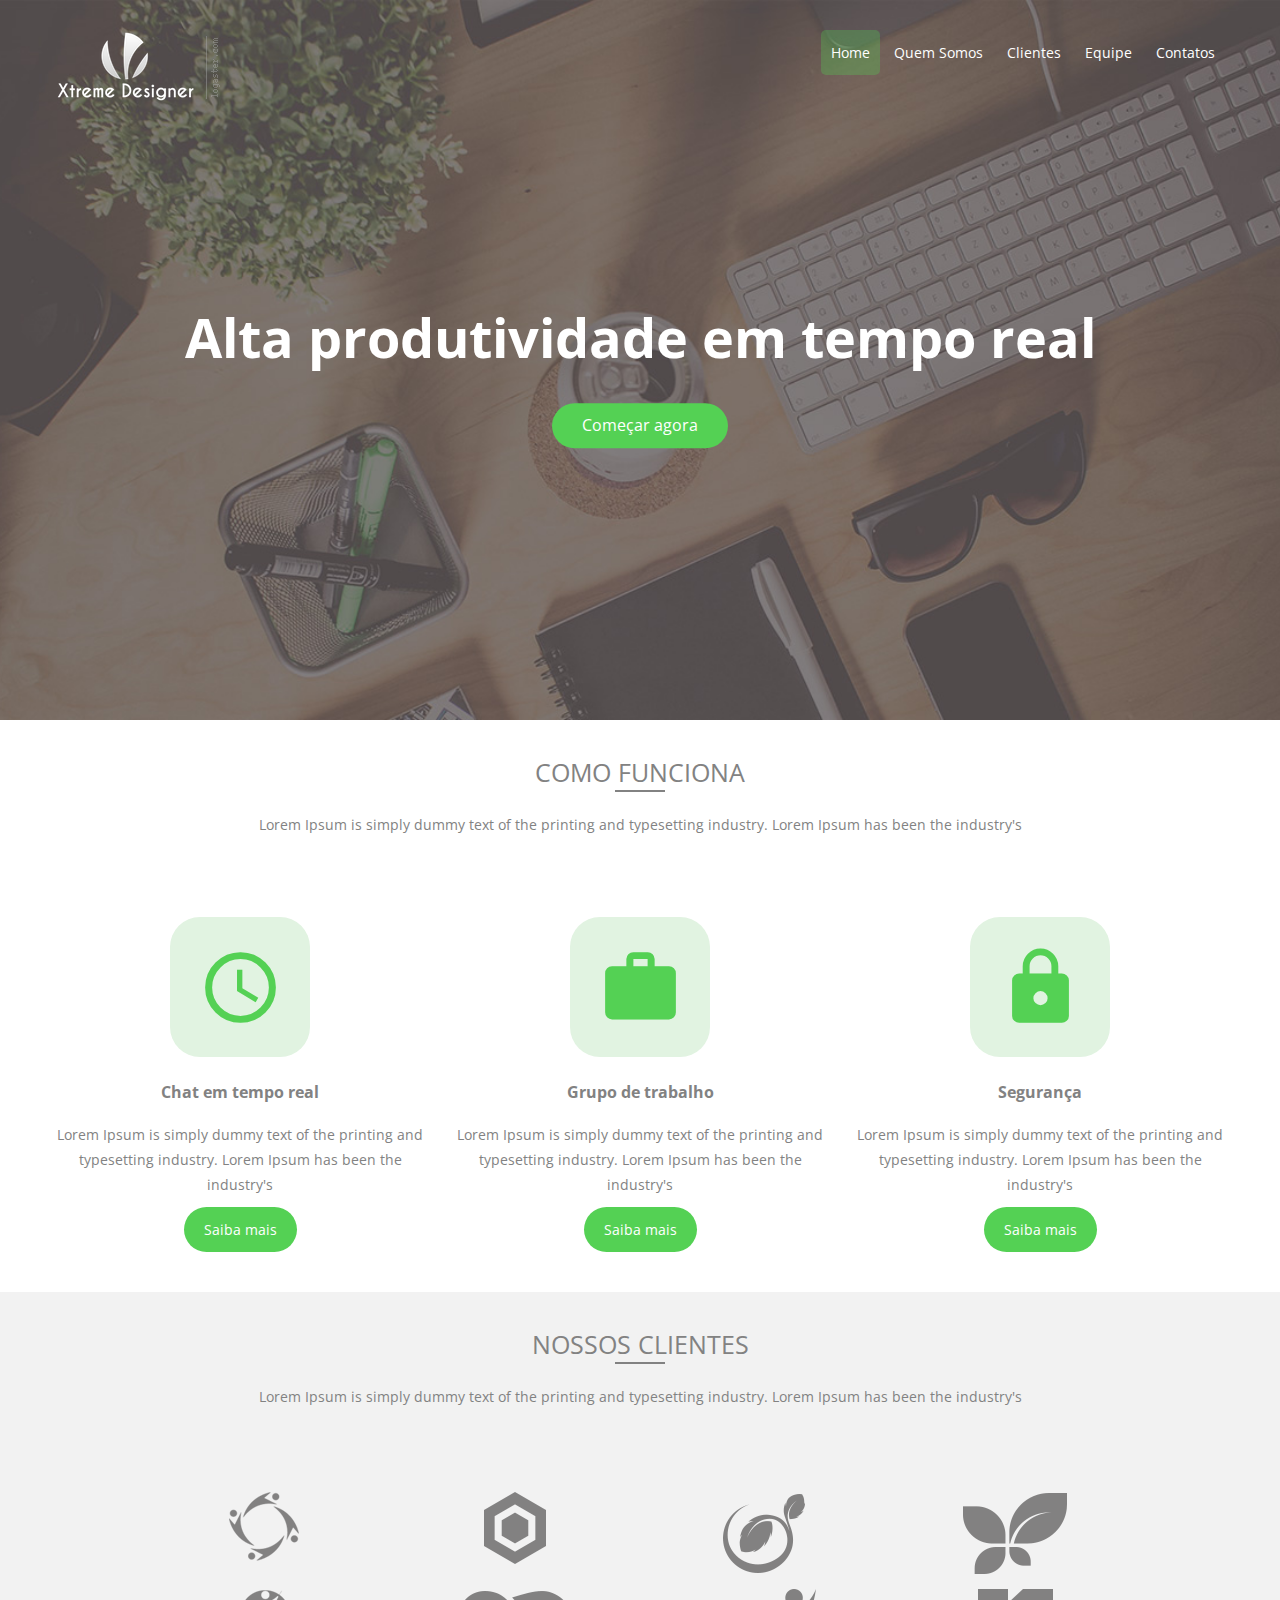
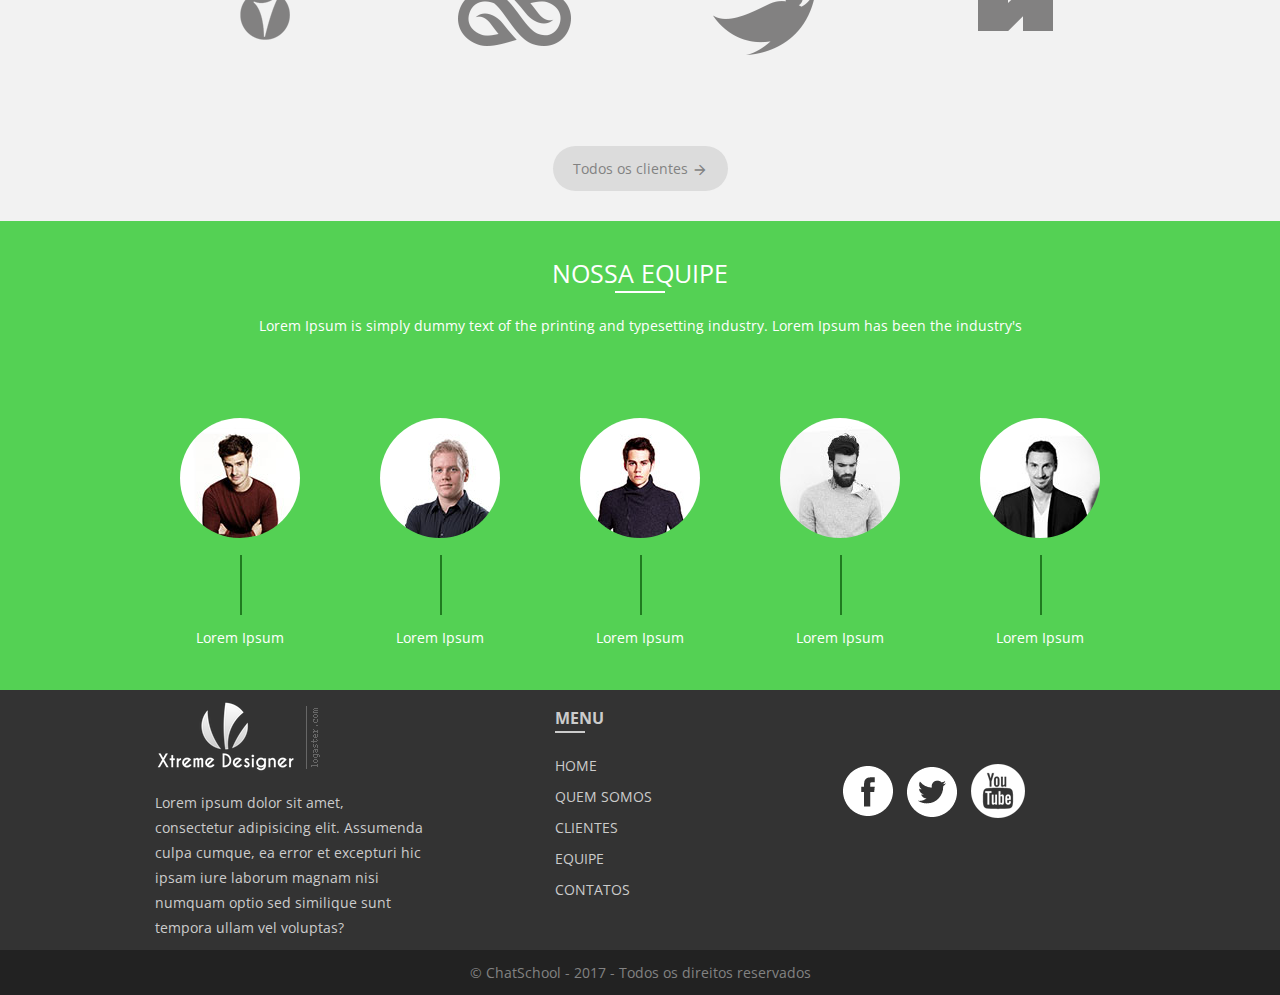
<file: index.html>
<!DOCTYPE html>
<html lang="pt-br">
<head>
    <meta charset="UTF-8">
    <meta http-equiv="X-UA-Compatible" content="IE=edge">
    <meta name="viewport" content="width=device-width, initial-scale=1">
    <title>Xtreme Designer</title>
    <link href="https://fonts.googleapis.com/css?family=Open+Sans" rel="stylesheet">
    <link href="https://fonts.googleapis.com/icon?family=Material+Icons" rel="stylesheet">
    <link rel="stylesheet" href="css/pages/home.css">
</head>
<body>
    <header id="header" class="page-home">
        <div class="container">
            <div class="row">
                <div class="col col-desktop-3 col-6">
                    <a href="index.html">
                    <img src="images/logo.png" alt="Logo da Chatschool">
                    </a>
                </div>
                <div class="col col-desktop-9 col-6">
                    <nav>
                        <ul>
                            <li><a href="index.html" class="active">Home</a></li>
                            <li><a href="quem-somos.html">Quem Somos</a></li>
                            <li><a href="clientes.html">Clientes</a></li>
                            <li><a href="equipe.html">Equipe</a></li>
                            <li><a href="contato.html">Contatos</a></li>
                        </ul>
                    </nav>
                </div>
            </div>
            <div class="row">
                <div class="col col col-desktop-12 title">
                    <h1>Alta produtividade em tempo real</h1>
                    <a href="produto.html" class="btn">Começar agora</a>
                </div>
        </div>
        </div>
    </header>
    <main>
        <section id="how-it-work" class="section section-center">
            <h2>Como funciona</h2>
            <p class="subtitle">Lorem Ipsum is simply dummy text of the printing and typesetting industry. Lorem Ipsum has been the industry's</p>
            <div class="container">
                <div class="row">
                    <div class="col col-desktop-4">
                        <div class="icon-container">
                            <i class="material-icons">schedule
                            </i>
                        </div>
                        <h3>Chat em tempo real</h3>
                        <p>Lorem Ipsum is simply dummy text of the printing and typesetting industry. Lorem Ipsum has been the industry's</p>
                        <p><a href="" class="btn">Saiba mais</a></p>
                    </div>
                    <div class="col col-desktop-4">
                        <div class="icon-container">
                            <i class="material-icons">work</i>
                        </div>
                        <h3>Grupo de trabalho</h3>
                        <p>Lorem Ipsum is simply dummy text of the printing and typesetting industry. Lorem Ipsum has been the industry's</p>
                        <p><a href="" class="btn">Saiba mais</a></p>
                    </div>
                    <div class="col col-desktop-4">
                        <div class="icon-container">
                            <i class="material-icons">https</i>
                        </div>
                        <h3>Segurança</h3>
                        <p>Lorem Ipsum is simply dummy text of the printing and typesetting industry. Lorem Ipsum has been the industry's</p>
                        <p><a href="" class="btn">Saiba mais</a></p>
                    </div>
                </div>
            </div>
        </section>
        <section id="customers" class="section section-center">
            <h2>Nossos Clientes</h2>
            <p class="subtitle">Lorem Ipsum is simply dummy text of the printing and typesetting industry. Lorem Ipsum has been the industry's</p>
            <div class="container">
                <div class="row">
                    <div class="col col-desktop-3"><img src="images/clientes/icon1.png" alt=""></div>
                    <div class="col col-desktop-3"><img src="images/clientes/icon2.png" alt=""></div>
                    <div class="col col-desktop-3"><img src="images/clientes/icon3.png" alt=""></div>
                    <div class="col col-desktop-3"><img src="images/clientes/icon4.png" alt=""></div>
                </div>

            <div class="row">
                    <div class="col col-desktop-3"><img src="images/clientes/icon5.png" alt=""></div>
                    <div class="col col-desktop-3"><img src="images/clientes/icon6.png" alt=""></div>
                    <div class="col col-desktop-3"><img src="images/clientes/icon7.png" alt=""></div>
                    <div class="col col-desktop-3"><img src="images/clientes/icon8.png" alt=""></div>
                </div>
                <div class="row">
                    <div class="col col-desktop-12">
                        <a href="" class="btn">Todos os clientes <i class="material-icons">arrow_forward</i></a>
                    </div>
                </div>
            </div>
        </section>
        <section id="team" class="section section-center">
            <h2>Nossa Equipe</h2>
            <p class="subtitle">Lorem Ipsum is simply dummy text of the printing and typesetting industry. Lorem Ipsum has been the industry's</p>
            <div class="container">
                <div class="row">
                    <div class="col col-offset-desktop-1 col-desktop-2">
                        <div class="img-box-round"><img src="images/team/team1.jpg" alt=""></div>
                        <p class="img-box-label">Lorem Ipsum</p>
                    </div>
                    <div class="col col-desktop-2">
                        <div class="img-box-round"><img src="images/team/team2.jpg" alt=""></div>
                        <p class="img-box-label">Lorem Ipsum</p>
                    </div>
                    <div class="col col-desktop-2">
                        <div class="img-box-round"><img src="images/team/team3.jpg" alt=""></div>
                        <p class="img-box-label">Lorem Ipsum</p>
                    </div>
                    <div class="col col-desktop-2">
                        <div class="img-box-round"><img src="images/team/team4.jpg" alt=""></div>
                        <p class="img-box-label">Lorem Ipsum</p>
                    </div>
                    <div class="col col-desktop-2">
                        <div class="img-box-round"><img src="images/team/team5.jpg" alt=""></div>
                        <p class="img-box-label">Lorem Ipsum</p>
                    </div>
                </div>
            </div>
        </section>
    </main>
    <footer id="footer">
        <div class="container">
            <div class="row">
                <div class="col col-offset-desktop-1 col-desktop-3">
                   <p><a href=""><img src="images/logo.png" alt="logo da chatscholl"></a></p>
                    <p>Lorem ipsum dolor sit amet, consectetur adipisicing elit. Assumenda culpa cumque, ea error et
                        excepturi hic ipsam iure laborum magnam nisi numquam optio sed similique sunt tempora ullam vel
                        voluptas?</p>
                </div>
                <div class="col col-offset-desktop-1 col-desktop-2 col-2">
                    <h3>menu</h3>
                    <nav>
                        <ul>
                            <li><a href="index.html" class="active">Home</a></li>
                            <li><a href="quem-somos.html">Quem Somos</a></li>
                            <li><a href="clientes.html">Clientes</a></li>
                            <li><a href="equipe.html">Equipe</a></li>
                            <li><a href="contato.html">Contatos</a></li>
                        </ul>
                    </nav>
                </div>
                <div class="col col-desktop-3 social col-4">
                    <a href=""><img src="images/social-facebook.png" alt=""></a>
                    <a href=""><img src="images/social-twitter.png" alt=""></a>
                    <a href=""><img src="images/social-youtube.png" alt=""></a>
                </div>
            </div>
        </div>
    </footer>
    <div id="copyright">
        &copy; ChatSchool - 2017 - Todos os direitos reservados
    </div>
</body>
</html>
</file>
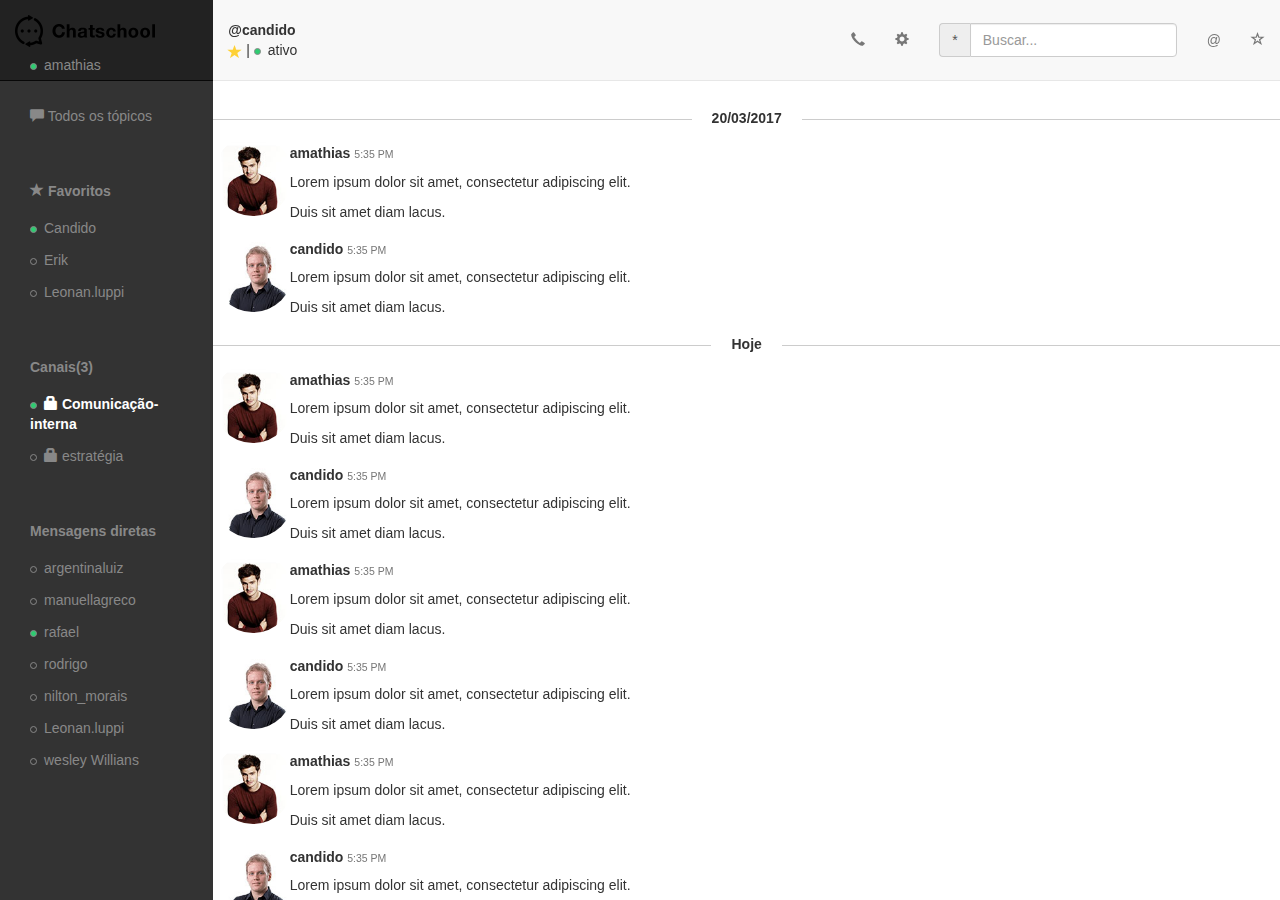
<file: bootstrap/index.html>
<!DOCTYPE html>
<html lang="pt-br">
<head>
    <base href="">
    <meta charset="utf-8">
    <meta http-equiv="X-UA-Compatible" content="IE=edge">
    <meta name="viewport" content="width=device-width, initial-scale=1">
    <!-- The above 3 meta tags *must* come first in the head; any other head content must come *after* these tags -->
    <title>chatschool</title>

    <!-- Bootstrap -->
    <link href="css/bootstrap.min.css" rel="stylesheet">
    <link rel="stylesheet" href="css/styles.css">

    <!-- HTML5 shim and Respond.js for IE8 support of HTML5 elements and media queries -->
    <!-- WARNING: Respond.js doesn't work if you view the page via file:// -->
    <!--[if lt IE 9]>
    <script src="https://oss.maxcdn.com/html5shiv/3.7.3/html5shiv.min.js"></script>
    <script src="https://oss.maxcdn.com/respond/1.4.2/respond.min.js"></script>
    <![endif]-->
</head>
<body>
<div class="container-fluid box-100-height">
    <div class="row box-100-height">
        <section id="sidenav" class="col-md-2 box-100-height">
            <div class="navbar navbar-inverse navbar-static-top">
                <div class="container-fluid">
                    <div class="navbar-header">
                        <a href="" class="navbar-brand">
                            <img src="../images/logo-black.png" alt="">
                        </a>
                    </div>
                    <ul id="me" class="nav navbar-nav">
                        <li class="online"><a href="">amathias</a></li>
                    </ul>
                </div>
            </div>

            <ul class="nav nav-pills nav-stacked">
                <li class="no-status">
                    <a href=""><span class="glyphicon glyphicon-comment"></span> Todos os tópicos</a>
                </li>
            </ul>

            <ul class="nav nav-pills nav-stacked">
                <li class="nav-header">
                    <span class="glyphicon glyphicon-star"></span> Favoritos
                </li>
                <li class="online">
                    <a href="">Candido</a>
                    <a href="" class="action">x</a>
                </li>
                <li>
                    <a href="">Erik</a>
                    <a href="" class="action">x</a>
                </li>
                <li>
                    <a href="">Leonan.luppi</a>
                    <a href="" class="action">x</a>
                </li>
            </ul>

            <ul class="nav nav-pills nav-stacked">
                <li class="nav-header">
                    Canais(3)
                </li>
                <li class="online active">
                    <a href=""><span class="glyphicon glyphicon-lock"></span> Comunicação-interna</a>
                    <a href="" class="action">x</a>
                </li>
                <li>
                    <a href=""><span class="glyphicon glyphicon-lock"></span> estratégia</a>
                    <a href="" class="action">x</a>
                </li>
            </ul>

            <ul class="nav nav-pills nav-stacked">
                <li class="nav-header">
                    Mensagens diretas
                </li>
                <li>
                    <a href="">argentinaluiz</a>
                    <a href="" class="action">x</a>
                </li>
                <li>
                    <a href="">manuellagreco</a>
                    <a href="" class="action">x</a>
                </li>
                <li class="online">
                    <a href="">rafael</a>
                    <a href="" class="action">x</a>
                </li>
                <li>
                    <a href="">rodrigo</a>
                    <a href="" class="action">x</a>
                </li>
                <li>
                    <a href="">nilton_morais</a>
                    <a href="" class="action">x</a>
                </li>
                <li>
                    <a href="">Leonan.luppi</a>
                    <a href="" class="action">x</a>
                </li>
                <li>
                    <a href="">wesley Willians</a>
                    <a href="" class="action">x</a>
                </li>
            </ul>
        </section>

        <section id="content" class="col-md-10 box-100-height">
            <div class="navbar navbar-default navbar-static-top">
                <div class="container-fluid">
                    <ul id="chat-title" class="nav navbar-nav">
                        <li>
              <span>
                <a href="" class="title">@candido</a>
                <a href="" class="favorite"><span class="glyphicon glyphicon-star"></span></a> |
                <a href="" class="status">ativo</a>
              </span>
                        </li>
                    </ul>
                    <ul class="nav navbar-nav navbar-right">
                        <li><a href=""><span class="glyphicon glyphicon-earphone"></span></a></li>
                        <li><a href=""><span class="glyphicon glyphicon-cog"></span></a></li>
                        <li>
                            <form action="" class="navbar-form navbar-left">
                                <div class="input-group">
                                    <span class="input-group-addon">*</span>
                                    <input type="text" class="form-control" placeholder="Buscar...">
                                </div>
                            </form>
                        </li>
                        <li><a href="">@</a></li>
                        <li><a href=""><span class="glyphicon glyphicon-star-empty"></span></a></li>
                    </ul>
                </div>
            </div>

            <div class="row">
                <div class="col-md-12 datetime-separator">
                    <h5>20/03/2017</h5>
                </div>
            </div>

            <div class="row">
                <div class="col-md-1">
                    <div class="img-box-round">
                        <img src="../images/team/team1.jpg" alt="">
                    </div>
                </div>
                <div class="col-md-11">
                    <div class="row">
                        <h5>amathias <small>5:35 PM</small></h5>
                    </div>
                    <div class="row">
                        <p>Lorem ipsum dolor sit amet, consectetur adipiscing elit.</p>
                        <p>Duis sit amet diam lacus.</p>
                    </div>
                </div>
            </div>

            <div class="row">
                <div class="col-md-1">
                    <div class="img-box-round">
                        <img src="../images/team/team2.jpg" alt="">
                    </div>
                </div>
                <div class="col-md-11">
                    <div class="row">
                        <h5>candido <small>5:35 PM</small></h5>
                    </div>
                    <div class="row">
                        <p>Lorem ipsum dolor sit amet, consectetur adipiscing elit.</p>
                        <p>Duis sit amet diam lacus.</p>
                    </div>
                </div>
            </div>

            <div class="row">
                <div class="col-md-12 datetime-separator">
                    <h5>Hoje</h5>
                </div>
            </div>

            <div class="row">
                <div class="col-md-1">
                    <div class="img-box-round">
                        <img src="../images/team/team1.jpg" alt="">
                    </div>
                </div>
                <div class="col-md-11">
                    <div class="row">
                        <h5>amathias <small>5:35 PM</small></h5>
                    </div>
                    <div class="row">
                        <p>Lorem ipsum dolor sit amet, consectetur adipiscing elit.</p>
                        <p>Duis sit amet diam lacus.</p>
                    </div>
                </div>
            </div>

            <div class="row">
                <div class="col-md-1">
                    <div class="img-box-round">
                        <img src="../images/team/team2.jpg" alt="">
                    </div>
                </div>
                <div class="col-md-11">
                    <div class="row">
                        <h5>candido <small>5:35 PM</small></h5>
                    </div>
                    <div class="row">
                        <p>Lorem ipsum dolor sit amet, consectetur adipiscing elit.</p>
                        <p>Duis sit amet diam lacus.</p>
                    </div>
                </div>
            </div>

            <div class="row">
                <div class="col-md-1">
                    <div class="img-box-round">
                        <img src="../images/team/team1.jpg" alt="">
                    </div>
                </div>
                <div class="col-md-11">
                    <div class="row">
                        <h5>amathias <small>5:35 PM</small></h5>
                    </div>
                    <div class="row">
                        <p>Lorem ipsum dolor sit amet, consectetur adipiscing elit.</p>
                        <p>Duis sit amet diam lacus.</p>
                    </div>
                </div>
            </div>

            <div class="row">
                <div class="col-md-1">
                    <div class="img-box-round">
                        <img src="../images/team/team2.jpg" alt="">
                    </div>
                </div>
                <div class="col-md-11">
                    <div class="row">
                        <h5>candido <small>5:35 PM</small></h5>
                    </div>
                    <div class="row">
                        <p>Lorem ipsum dolor sit amet, consectetur adipiscing elit.</p>
                        <p>Duis sit amet diam lacus.</p>
                    </div>
                </div>
            </div>

            <div class="row">
                <div class="col-md-1">
                    <div class="img-box-round">
                        <img src="../images/team/team1.jpg" alt="">
                    </div>
                </div>
                <div class="col-md-11">
                    <div class="row">
                        <h5>amathias <small>5:35 PM</small></h5>
                    </div>
                    <div class="row">
                        <p>Lorem ipsum dolor sit amet, consectetur adipiscing elit.</p>
                        <p>Duis sit amet diam lacus.</p>
                    </div>
                </div>
            </div>

            <div class="row">
                <div class="col-md-1">
                    <div class="img-box-round">
                        <img src="../images/team/team2.jpg" alt="">
                    </div>
                </div>
                <div class="col-md-11">
                    <div class="row">
                        <h5>candido <small>5:35 PM</small></h5>
                    </div>
                    <div class="row">
                        <p>Lorem ipsum dolor sit amet, consectetur adipiscing elit.</p>
                        <p>Duis sit amet diam lacus.</p>
                    </div>
                </div>
            </div>

            <div class="row">
                <div class="col-md-1">
                    <div class="img-box-round">
                        <img src="../images/team/team1.jpg" alt="">
                    </div>
                </div>
                <div class="col-md-11">
                    <div class="row">
                        <h5>amathias <small>5:35 PM</small></h5>
                    </div>
                    <div class="row">
                        <p>Lorem ipsum dolor sit amet, consectetur adipiscing elit.</p>
                        <p>Duis sit amet diam lacus.</p>
                    </div>
                </div>
            </div>

            <div class="row">
                <div class="col-md-1">
                    <div class="img-box-round">
                        <img src="../images/team/team2.jpg" alt="">
                    </div>
                </div>
                <div class="col-md-11">
                    <div class="row">
                        <h5>candido <small>5:35 PM</small></h5>
                    </div>
                    <div class="row">
                        <p>Lorem ipsum dolor sit amet, consectetur adipiscing elit.</p>
                        <p>Duis sit amet diam lacus.</p>
                    </div>
                </div>
            </div>

            <div class="row">
                <div class="col-md-1">
                    <div class="img-box-round">
                        <img src="../images/team/team1.jpg" alt="">
                    </div>
                </div>
                <div class="col-md-11">
                    <div class="row">
                        <h5>amathias <small>5:35 PM</small></h5>
                    </div>
                    <div class="row">
                        <p>Lorem ipsum dolor sit amet, consectetur adipiscing elit.</p>
                        <p>Duis sit amet diam lacus.</p>
                    </div>
                </div>
            </div>

            <div class="row">
                <div class="col-md-1">
                    <div class="img-box-round">
                        <img src="../images/team/team2.jpg" alt="">
                    </div>
                </div>
                <div class="col-md-11">
                    <div class="row">
                        <h5>candido <small>5:35 PM</small></h5>
                    </div>
                    <div class="row">
                        <p>Lorem ipsum dolor sit amet, consectetur adipiscing elit.</p>
                        <p>Duis sit amet diam lacus.</p>
                    </div>
                </div>
            </div>

            <div class="row">
                <div class="col-md-1">
                    <div class="img-box-round">
                        <img src="../images/team/team1.jpg" alt="">
                    </div>
                </div>
                <div class="col-md-11">
                    <div class="row">
                        <h5>amathias <small>5:35 PM</small></h5>
                    </div>
                    <div class="row">
                        <p>Lorem ipsum dolor sit amet, consectetur adipiscing elit.</p>
                        <p>Duis sit amet diam lacus.</p>
                    </div>
                </div>
            </div>

            <div class="row">
                <div class="col-md-1">
                    <div class="img-box-round">
                        <img src="../images/team/team2.jpg" alt="">
                    </div>
                </div>
                <div class="col-md-11">
                    <div class="row">
                        <h5>candido <small>5:35 PM</small></h5>
                    </div>
                    <div class="row">
                        <p>Lorem ipsum dolor sit amet, consectetur adipiscing elit.</p>
                        <p>Duis sit amet diam lacus.</p>
                    </div>
                </div>
            </div>
        </section>
    </div>
</div>

<!-- jQuery (necessary for Bootstrap's JavaScript plugins) -->
<script src="https://ajax.googleapis.com/ajax/libs/jquery/1.12.4/jquery.min.js"></script>
<!-- Include all compiled plugins (below), or include individual files as needed -->
<script src="js/bootstrap.min.js"></script>
</body>
</html>
</file>
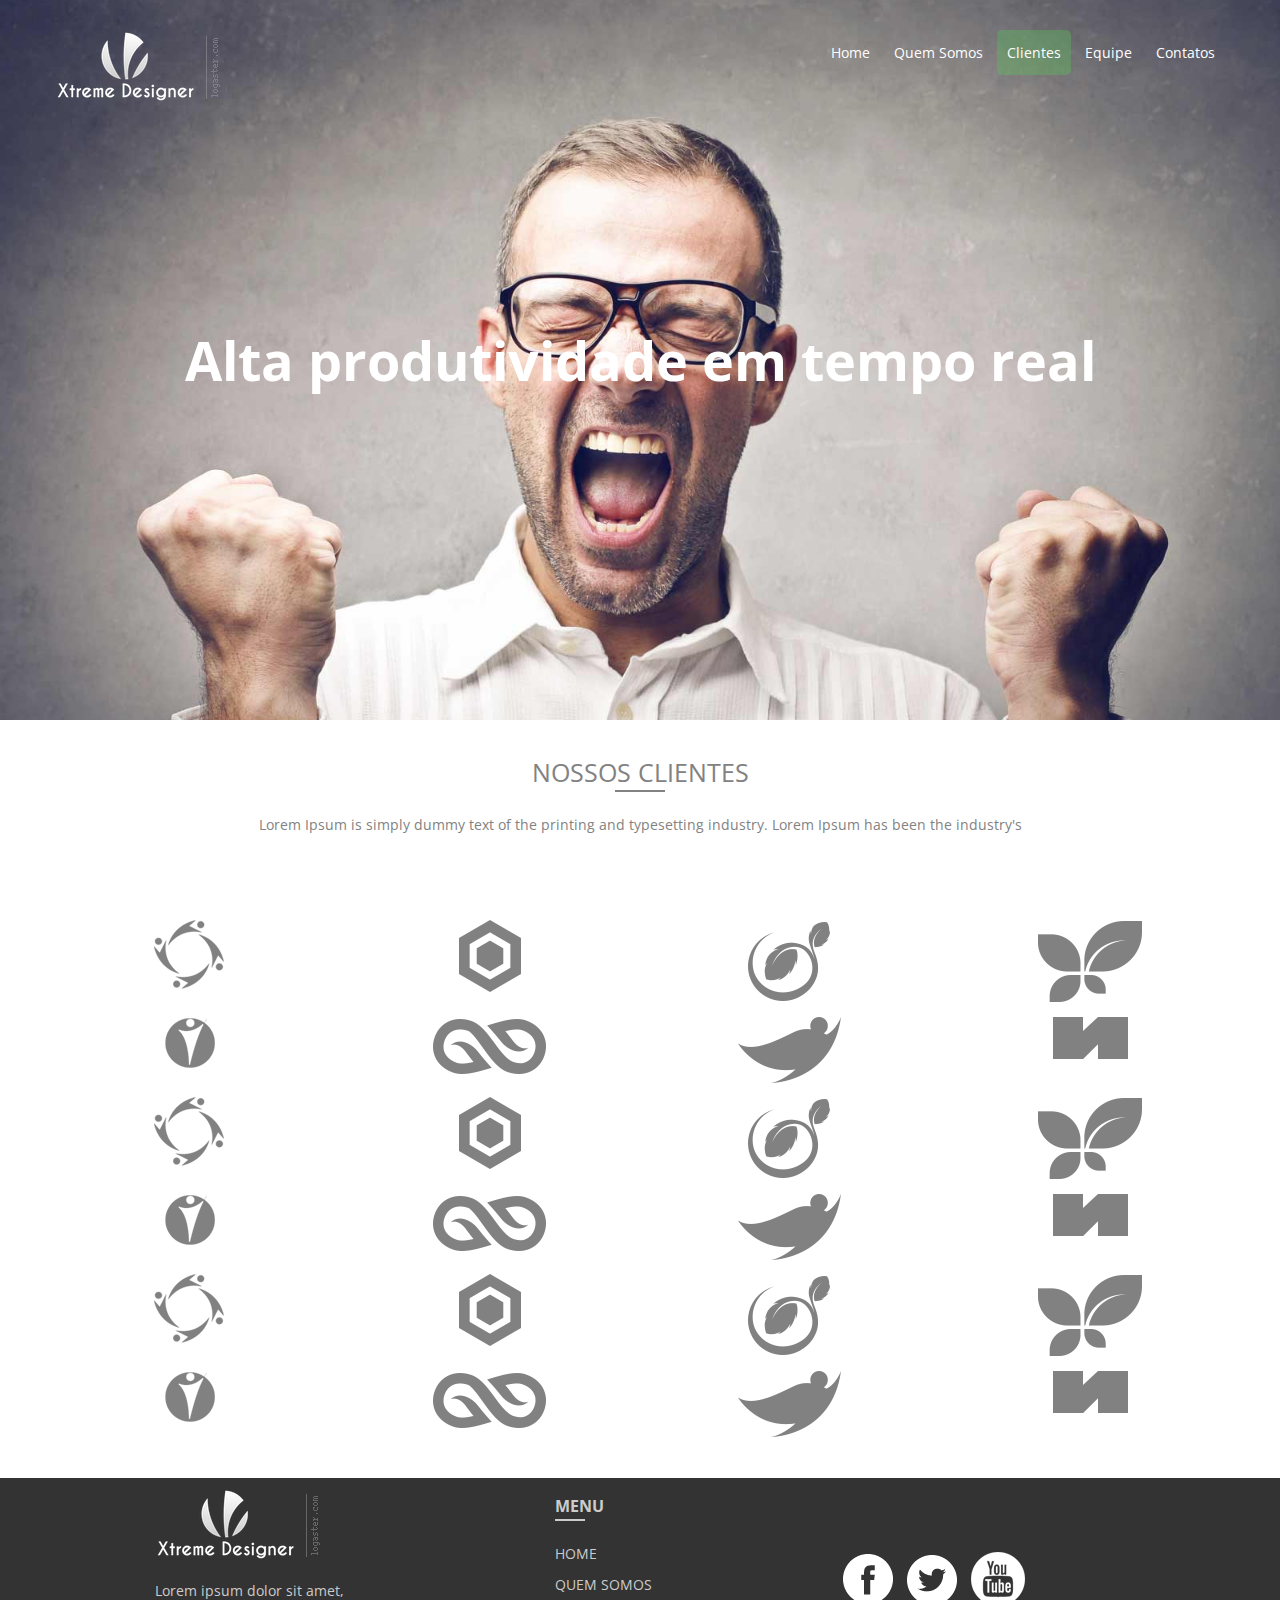
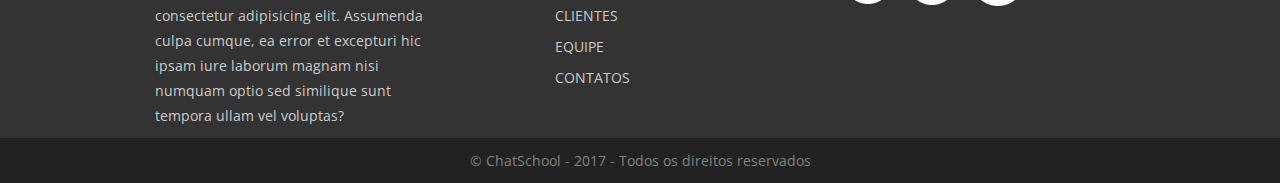
<file: clientes.html>
<!DOCTYPE html>
<html lang="en">
<head>
    <meta charset="UTF-8">
    <meta http-equiv="X-UA-Compatible" content="IE=edge">
    <meta name="viewport" content="width=device-width, initial-scale=1">
    <title>Clientes-Xtreme Designer</title>
    <link href="https://fonts.googleapis.com/css?family=Open+Sans" rel="stylesheet">
    <link href="https://fonts.googleapis.com/icon?family=Material+Icons" rel="stylesheet">
    <link rel="stylesheet" href="css/pages/clientes.css">
</head>
<body>
<header id="header" class="page-clientes">
    <div class="container">
        <div class="row">
            <div class="col col-desktop-3 col-6">
                <a href="index.html">
                    <img src="images/logo.png" alt="Logo da Chatschool">
                </a>
            </div>
            <div class="col col-desktop-9 col-6">
                <nav>
                    <ul>
                        <li><a href="index.html" >Home</a></li>
                        <li><a href="quem-somos.html">Quem Somos</a></li>
                        <li><a href="clientes.html" class="active">Clientes</a></li>
                        <li><a href="equipe.html">Equipe</a></li>
                        <li><a href="contato.html">Contatos</a></li>
                    </ul>
                </nav>
            </div>
        </div>
        <div class="row">
            <div class="col col col-desktop-12 title">
                <h1>Alta produtividade em tempo real</h1>
            </div>
        </div>
    </div>
</header>
<main>
    <section id="customers" class="section section-center">
        <h2>Nossos Clientes</h2>
        <p class="subtitle">Lorem Ipsum is simply dummy text of the printing and typesetting industry. Lorem Ipsum has been the industry's</p>
        <div class="container">
            <div class="row">
                <div class="col col-desktop-3 col-3"><img src="images/clientes/icon1.png" alt=""></div>
                <div class="col col-desktop-3 col-3"><img src="images/clientes/icon2.png" alt=""></div>
                <div class="col col-desktop-3 col-3"><img src="images/clientes/icon3.png" alt=""></div>
                <div class="col col-desktop-3 col-3"><img src="images/clientes/icon4.png" alt=""></div>
            </div>

            <div class="row">
                <div class="col col-desktop-3 col-3"><img src="images/clientes/icon5.png" alt=""></div>
                <div class="col col-desktop-3 col-3"><img src="images/clientes/icon6.png" alt=""></div>
                <div class="col col-desktop-3 col-3"><img src="images/clientes/icon7.png" alt=""></div>
                <div class="col col-desktop-3 col-3"><img src="images/clientes/icon8.png" alt=""></div>
            </div>
            <div class="row">
                <div class="col col-desktop-3 col-3"><img src="images/clientes/icon1.png" alt=""></div>
                <div class="col col-desktop-3 col-3"><img src="images/clientes/icon2.png" alt=""></div>
                <div class="col col-desktop-3 col-3"><img src="images/clientes/icon3.png" alt=""></div>
                <div class="col col-desktop-3 col-3"><img src="images/clientes/icon4.png" alt=""></div>
            </div>

            <div class="row">
                <div class="col col-desktop-3 col-3"><img src="images/clientes/icon5.png" alt=""></div>
                <div class="col col-desktop-3 col-3"><img src="images/clientes/icon6.png" alt=""></div>
                <div class="col col-desktop-3 col-3"><img src="images/clientes/icon7.png" alt=""></div>
                <div class="col col-desktop-3 col-3"><img src="images/clientes/icon8.png" alt=""></div>
            </div>
            <div class="row">
                <div class="col col-desktop-3 col-3"><img src="images/clientes/icon1.png" alt=""></div>
                <div class="col col-desktop-3 col-3"><img src="images/clientes/icon2.png" alt=""></div>
                <div class="col col-desktop-3 col-3"><img src="images/clientes/icon3.png" alt=""></div>
                <div class="col col-desktop-3 col-3"><img src="images/clientes/icon4.png" alt=""></div>
            </div>

            <div class="row">
                <div class="col col-desktop-3 col-3"><img src="images/clientes/icon5.png" alt=""></div>
                <div class="col col-desktop-3 col-3"><img src="images/clientes/icon6.png" alt=""></div>
                <div class="col col-desktop-3 col-3"><img src="images/clientes/icon7.png" alt=""></div>
                <div class="col col-desktop-3 col-3"><img src="images/clientes/icon8.png" alt=""></div>
            </div>

        </div>
    </section>
</main>
<footer id="footer">
    <div class="container">
        <div class="row">
            <div class="col col-offset-desktop-1 col-desktop-3">
                <p><a href=""><img src="images/logo.png" alt="logo da chatscholl"></a></p>
                <p>Lorem ipsum dolor sit amet, consectetur adipisicing elit. Assumenda culpa cumque, ea error et
                    excepturi hic ipsam iure laborum magnam nisi numquam optio sed similique sunt tempora ullam vel
                    voluptas?</p>
            </div>
            <div class="col col-offset-desktop-1 col-desktop-2 col-2">
                <h3>menu</h3>
                <nav>
                    <ul>
                        <li><a href="index.html" class="active">Home</a></li>
                        <li><a href="quem-somos.html">Quem Somos</a></li>
                        <li><a href="clientes.html">Clientes</a></li>
                        <li><a href="equipe.html">Equipe</a></li>
                        <li><a href="contato.html">Contatos</a></li>
                    </ul>
                </nav>
            </div>
            <div class="col col-desktop-3 social col-4">
                <a href=""><img src="images/social-facebook.png" alt=""></a>
                <a href=""><img src="images/social-twitter.png" alt=""></a>
                <a href=""><img src="images/social-youtube.png" alt=""></a>
            </div>
        </div>
    </div>
</footer>
<div id="copyright">
    &copy; ChatSchool - 2017 - Todos os direitos reservados
</div>
</body>
</html>
</file>
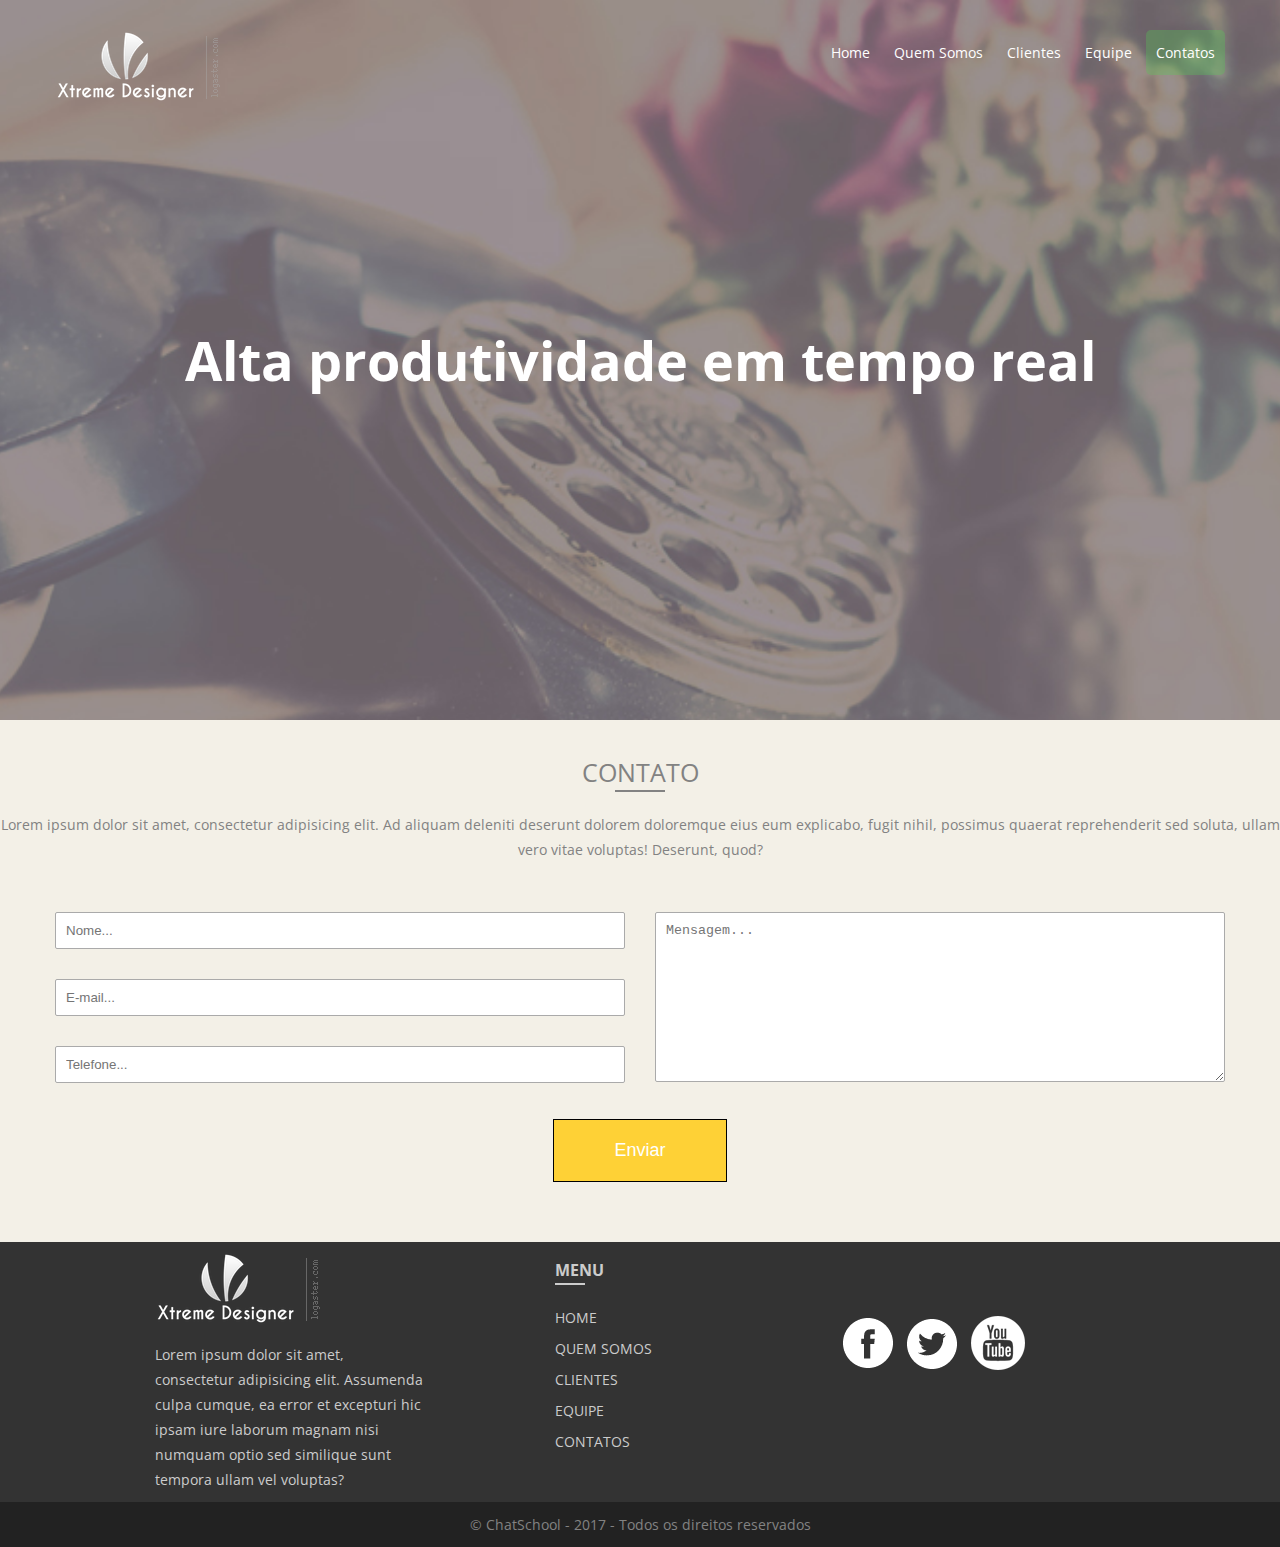
<file: contato.html>
<!DOCTYPE html>
<html lang="en">
<head>
    <meta charset="UTF-8">
    <meta http-equiv="X-UA-Compatible" content="IE=edge">
    <meta name="viewport" content="width=device-width, initial-scale=1">
    <title>Contato-Xtreme Designer</title>
    <link href="https://fonts.googleapis.com/css?family=Open+Sans" rel="stylesheet">
    <link href="https://fonts.googleapis.com/icon?family=Material+Icons" rel="stylesheet">
    <link rel="stylesheet" href="css/pages/contato.css">
</head>
<body>
<header id="header" class="page-contato">
    <div class="container">
        <div class="row">
            <div class="col col-desktop-3 col-6">
                <a href="index.html">
                    <img src="images/logo.png" alt="Logo da Chatschool">
                </a>
            </div>
            <div class="col col-desktop-9 col-6">
                <nav>
                    <ul>
                        <li><a href="index.html" >Home</a></li>
                        <li><a href="quem-somos.html">Quem Somos</a></li>
                        <li><a href="clientes.html" >Clientes</a></li>
                        <li><a href="equipe.html">Equipe</a></li>
                        <li><a href="contato.html" class="active">Contatos</a></li>
                    </ul>
                </nav>
            </div>
        </div>
        <div class="row">
            <div class="col col col-desktop-12 title">
                <h1>Alta produtividade em tempo real</h1>
            </div>
        </div>
    </div>
</header>
<main>
    <section class="section section-center">
        <h2>Contato</h2>
        <p>Lorem ipsum dolor sit amet, consectetur adipisicing elit. Ad aliquam deleniti deserunt dolorem doloremque eius eum explicabo,
            fugit nihil, possimus quaerat reprehenderit sed soluta, ullam vero vitae voluptas! Deserunt, quod?</p>

        <div class="container">
            <!-- https://github.com/dwyl/html-form-send-email-via-google-script-without-server -->
            <form action="https://script.google.com/macros/s/AKfycbwXGlTYxz1N_DgOldnp2ZPtk4B3mM3JXSdRjciy8Csns0niPeI/exec" class="row" method="post">
                <div class="col col-desktop-6 col-6">

                    <div class="input-control">
                        <input id="nome" name="nome" type="text" required placeholder="Nome...">
                        <label for="nome">Nome*</label>
                    </div>
                    <div class="input-control">
                        <input id="email" name="email" type="email" required placeholder="E-mail...">
                        <label for="email">E-mail*</label>
                    </div>
                    <div class="input-control">
                        <input id="telefone" name="telefone" type="number" placeholder="Telefone...">
                        <label for="telefone">Telefone</label>
                    </div>
                </div>
                <div class="col col-desktop-6 col-6">
                    <div class="input-control">
                    <textarea name="mensagem" id="mensagem" cols="30" rows="10" placeholder="Mensagem..."></textarea>
                    <label for="mensagem">Mensagem</label>
                    </div>
                </div>
                <div class="col col-desktop-12 col-6">
                    <input type="submit" value="Enviar" class="btn orange">
                </div>
            </form>
        </div>
    </section>
</main>
<footer id="footer">
    <div class="container">
        <div class="row">
            <div class="col col-offset-desktop-1 col-desktop-3">
                <p><a href=""><img src="images/logo.png" alt="logo da chatscholl"></a></p>
                <p>Lorem ipsum dolor sit amet, consectetur adipisicing elit. Assumenda culpa cumque, ea error et
                    excepturi hic ipsam iure laborum magnam nisi numquam optio sed similique sunt tempora ullam vel
                    voluptas?</p>
            </div>
            <div class="col col-offset-desktop-1 col-desktop-2 col-2">
                <h3>menu</h3>
                <nav>
                    <ul>
                        <li><a href="index.html" class="active">Home</a></li>
                        <li><a href="quem-somos.html">Quem Somos</a></li>
                        <li><a href="clientes.html">Clientes</a></li>
                        <li><a href="equipe.html">Equipe</a></li>
                        <li><a href="contato.html">Contatos</a></li>
                    </ul>
                </nav>
            </div>
            <div class="col col-desktop-3 social col-4">
                <a href=""><img src="images/social-facebook.png" alt=""></a>
                <a href=""><img src="images/social-twitter.png" alt=""></a>
                <a href=""><img src="images/social-youtube.png" alt=""></a>
            </div>
        </div>
    </div>
</footer>
<div id="copyright">
    &copy; ChatSchool - 2017 - Todos os direitos reservados
</div>

<script src="https://code.jquery.com/jquery-3.2.1.min.js"></script>
<script>
    $('form').submit(function (event) {
        event.preventDefault();

        $('form input[type="submit"]').val('Aguarde...')
            .attr('disabled', true);

        $.ajax({
            type: $('form').attr('method'),
            url: $('form').attr('action'),
            data: $('form').serialize(),
            success: function () {
                alert("Formulário enviado com sucesso!");
                $('form').trigger('reset');

                $('form input[type="submit"]').val('Enviar')
                    .attr('disabled', false);
            }
        });
    });
</script>
</body>
</html>
</file>
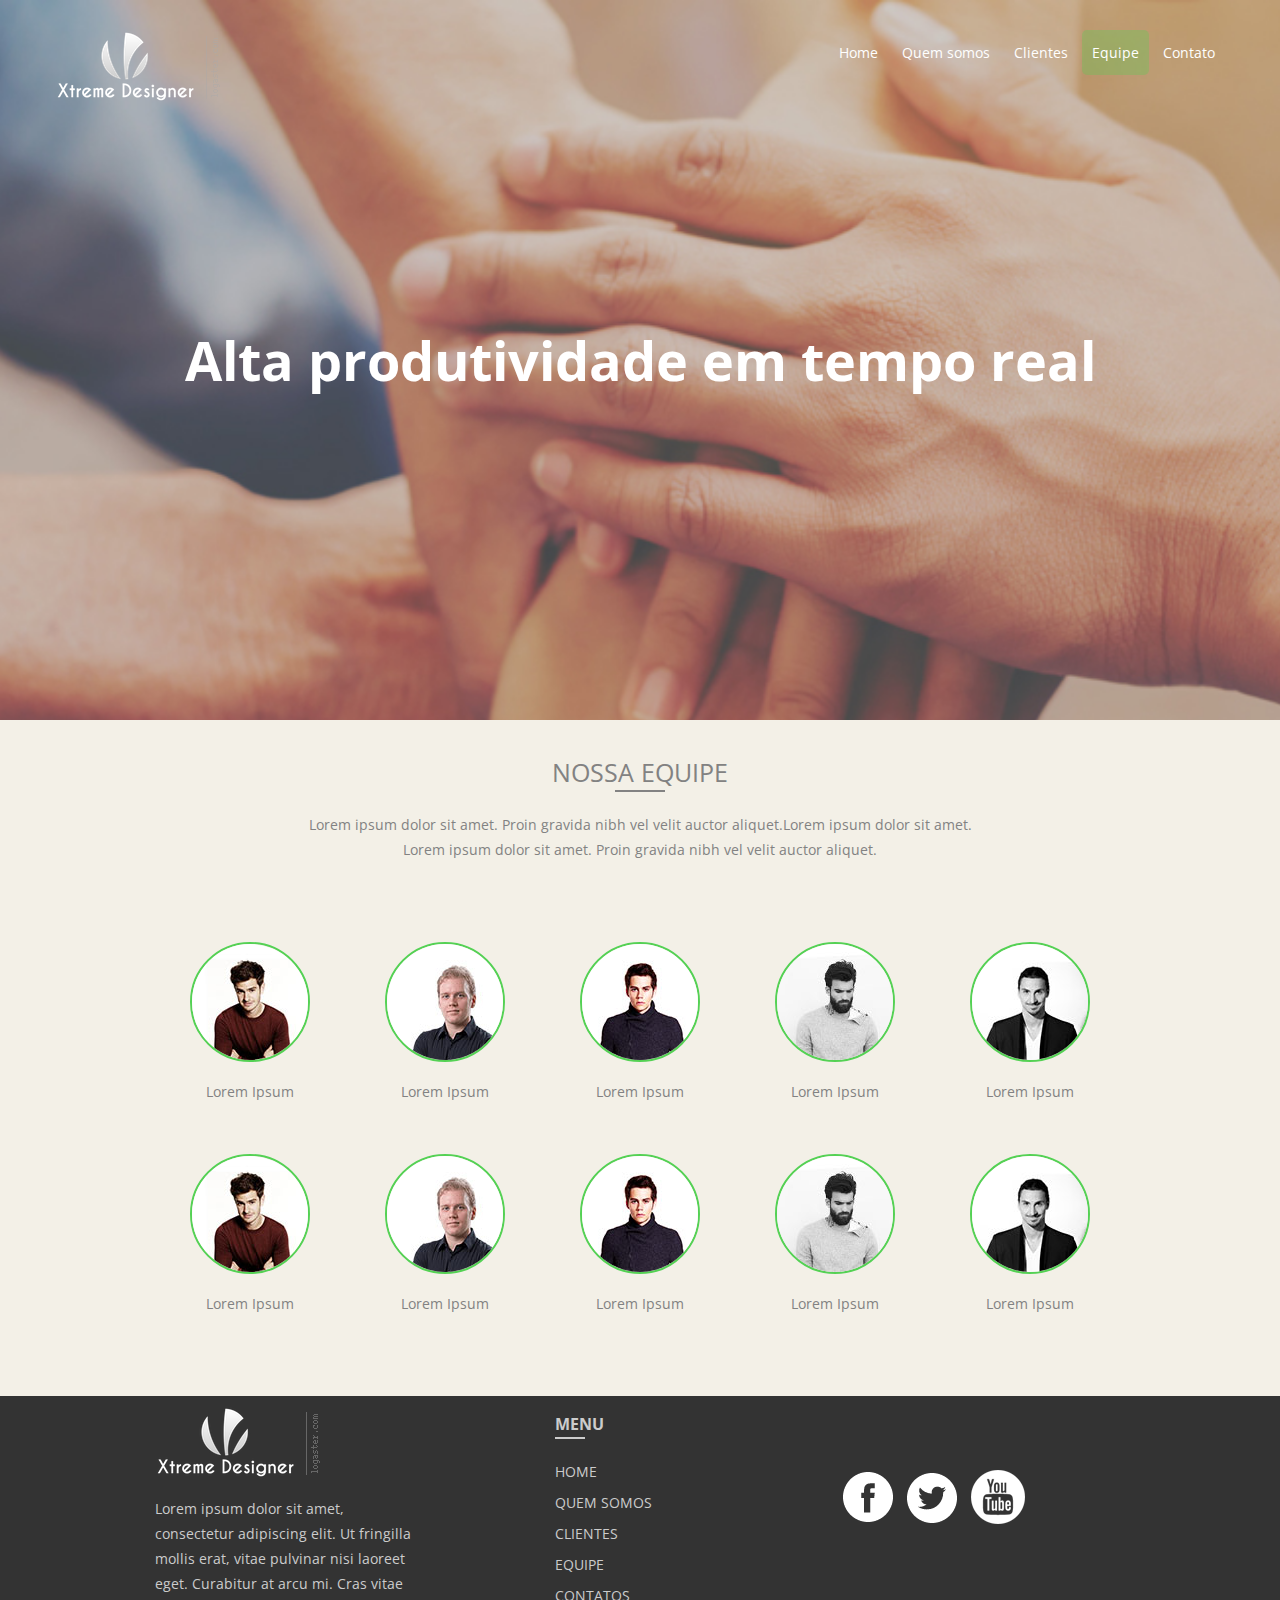
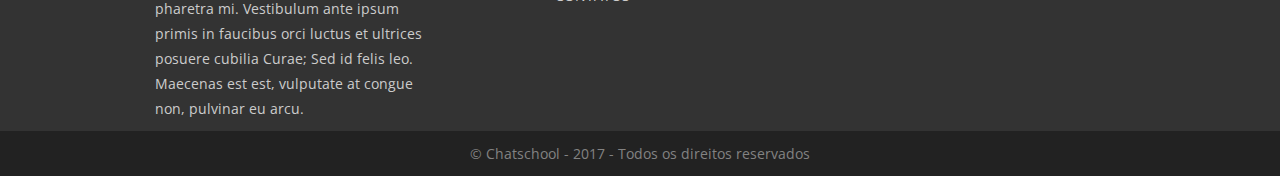
<file: equipe.html>
<!doctype html>
<html lang="pt-br">
<head>
    <meta charset="UTF-8">
    <meta http-equiv="X-UA-Compatible" content="IE=edge">
    <meta name="viewport" content="width=device-width, initial-scale=1">
    <title>Equipe-Xtreme Designer</title>
    <link href="https://fonts.googleapis.com/css?family=Open+Sans" rel="stylesheet">
    <link href="https://fonts.googleapis.com/icon?family=Material+Icons" rel="stylesheet">
    <link href="css/pages/equipe.css" rel="stylesheet">
</head>
<body>
<header id="header" class="page-equipe">
    <div class="container">
        <div class="row">
            <div class="col col-desktop-3 col-6">
                <a href="/">
                    <img src="images/logo.png" alt="Logo da Chatschool">
                </a>
            </div>
            <div class="col col-desktop-9 col-6">
                <nav>
                    <ul>
                        <li><a href="index.html">Home</a></li>
                        <li><a href="quem-somos.html">Quem somos</a></li>
                        <li><a href="clientes.html">Clientes</a></li>
                        <li><a href="equipe.html" class="active">Equipe</a></li>
                        <li><a href="contato.html">Contato</a></li>
                    </ul>
                </nav>
            </div>
        </div>
        <div class="row">
            <div class="col col-desktop-12 title">
                <h1>Alta produtividade em tempo real</h1>
            </div>
        </div>
    </div>
</header>
<main>
    <section id="team" class="section section-center">
        <div class="container">
            <h2>Nossa equipe</h2>
            <p class="subtitle">
                Lorem ipsum dolor sit amet. Proin gravida nibh vel velit auctor aliquet.Lorem ipsum dolor sit amet.<br>
                Lorem ipsum dolor sit amet. Proin gravida nibh vel velit auctor aliquet.
            </p>
            <div class="container">
                <div class="row">
                    <div class="team-member col-2 col col-offset-desktop-1 col-desktop-2">
                        <div class="img-box-round"><img src="images/team/team1.jpg" alt=""></div>
                        <p class="img-box-label">Lorem Ipsum</p>
                        <div class="description">
                            <h4>Lorem Ipsum</h4>
                            <p>Aenean sodales dolor sit amet arcu suscipit convallis. Sed malesuada maximus finibus. Fusce ac dignissim dui. Aenean commodo, nulla vel maximus dictum</p>
                            <div class="social">
                                <a href=""><img src="images/social-facebook.png" alt=""></a>
                                <a href=""><img src="images/social-twitter.png" alt=""></a>
                                <a href=""><img src="images/social-youtube.png" alt=""></a>
                            </div>
                        </div>
                    </div>
                    <div class="team-member col-2 col col-desktop-2">
                        <div class="img-box-round"><img src="images/team/team2.jpg" alt=""></div>
                        <p class="img-box-label">Lorem Ipsum</p>
                        <div class="description">
                            <h4>Lorem Ipsum</h4>
                            <p>Aenean sodales dolor sit amet arcu suscipit convallis. Sed malesuada maximus finibus. Fusce ac dignissim dui. Aenean commodo, nulla vel maximus dictum</p>
                            <div class="social">
                                <a href=""><img src="images/social-facebook.png" alt=""></a>
                                <a href=""><img src="images/social-twitter.png" alt=""></a>
                                <a href=""><img src="images/social-youtube.png" alt=""></a>
                            </div>
                        </div>
                    </div>
                    <div class="team-member col-2 col col-desktop-2">
                        <div class="img-box-round"><img src="images/team/team3.jpg" alt=""></div>
                        <p class="img-box-label">Lorem Ipsum</p>
                        <div class="description">
                            <h4>Lorem Ipsum</h4>
                            <p>Aenean sodales dolor sit amet arcu suscipit convallis. Sed malesuada maximus finibus. Fusce ac dignissim dui. Aenean commodo, nulla vel maximus dictum</p>
                            <div class="social">
                                <a href=""><img src="images/social-facebook.png" alt=""></a>
                                <a href=""><img src="images/social-twitter.png" alt=""></a>
                                <a href=""><img src="images/social-youtube.png" alt=""></a>
                            </div>
                        </div>
                    </div>
                    <div class="team-member col-2 col col-desktop-2">
                        <div class="img-box-round"><img src="images/team/team4.jpg" alt=""></div>
                        <p class="img-box-label">Lorem Ipsum</p>
                        <div class="description">
                            <h4>Lorem Ipsum</h4>
                            <p>Aenean sodales dolor sit amet arcu suscipit convallis. Sed malesuada maximus finibus. Fusce ac dignissim dui. Aenean commodo, nulla vel maximus dictum</p>
                            <div class="social">
                                <a href=""><img src="images/social-facebook.png" alt=""></a>
                                <a href=""><img src="images/social-twitter.png" alt=""></a>
                                <a href=""><img src="images/social-youtube.png" alt=""></a>
                            </div>
                        </div>
                    </div>
                    <div class="team-member col-2 col col-desktop-2">
                        <div class="img-box-round"><img src="images/team/team5.jpg" alt=""></div>
                        <p class="img-box-label">Lorem Ipsum</p>
                        <div class="description">
                            <h4>Lorem Ipsum</h4>
                            <p>Aenean sodales dolor sit amet arcu suscipit convallis. Sed malesuada maximus finibus. Fusce ac dignissim dui. Aenean commodo, nulla vel maximus dictum</p>
                            <div class="social">
                                <a href=""><img src="images/social-facebook.png" alt=""></a>
                                <a href=""><img src="images/social-twitter.png" alt=""></a>
                                <a href=""><img src="images/social-youtube.png" alt=""></a>
                            </div>
                        </div>
                    </div>
                </div>
            </div>
            <div class="container">
                <div class="row">
                    <div class="team-member col-2 col col-offset-desktop-1 col-desktop-2">
                        <div class="img-box-round"><img src="images/team/team1.jpg" alt=""></div>
                        <p class="img-box-label">Lorem Ipsum</p>
                        <div class="description">
                            <h4>Lorem Ipsum</h4>
                            <p>Aenean sodales dolor sit amet arcu suscipit convallis. Sed malesuada maximus finibus. Fusce ac dignissim dui. Aenean commodo, nulla vel maximus dictum</p>
                            <div class="social">
                                <a href=""><img src="images/social-facebook.png" alt=""></a>
                                <a href=""><img src="images/social-twitter.png" alt=""></a>
                                <a href=""><img src="images/social-youtube.png" alt=""></a>
                            </div>
                        </div>
                    </div>
                    <div class="team-member col-2 col col-desktop-2">
                        <div class="img-box-round"><img src="images/team/team2.jpg" alt=""></div>
                        <p class="img-box-label">Lorem Ipsum</p>
                        <div class="description">
                            <h4>Lorem Ipsum</h4>
                            <p>Aenean sodales dolor sit amet arcu suscipit convallis. Sed malesuada maximus finibus. Fusce ac dignissim dui. Aenean commodo, nulla vel maximus dictum</p>
                            <div class="social">
                                <a href=""><img src="images/social-facebook.png" alt=""></a>
                                <a href=""><img src="images/social-twitter.png" alt=""></a>
                                <a href=""><img src="images/social-youtube.png" alt=""></a>
                            </div>
                        </div>
                    </div>
                    <div class="team-member col-2 col col-desktop-2">
                        <div class="img-box-round"><img src="images/team/team3.jpg" alt=""></div>
                        <p class="img-box-label">Lorem Ipsum</p>
                        <div class="description">
                            <h4>Lorem Ipsum</h4>
                            <p>Aenean sodales dolor sit amet arcu suscipit convallis. Sed malesuada maximus finibus. Fusce ac dignissim dui. Aenean commodo, nulla vel maximus dictum</p>
                            <div class="social">
                                <a href=""><img src="images/social-facebook.png" alt=""></a>
                                <a href=""><img src="images/social-twitter.png" alt=""></a>
                                <a href=""><img src="images/social-youtube.png" alt=""></a>
                            </div>
                        </div>
                    </div>
                    <div class="team-member col-2 col col-desktop-2">
                        <div class="img-box-round"><img src="images/team/team4.jpg" alt=""></div>
                        <p class="img-box-label">Lorem Ipsum</p>
                        <div class="description">
                            <h4>Lorem Ipsum</h4>
                            <p>Aenean sodales dolor sit amet arcu suscipit convallis. Sed malesuada maximus finibus. Fusce ac dignissim dui. Aenean commodo, nulla vel maximus dictum</p>
                            <div class="social">
                                <a href=""><img src="images/social-facebook.png" alt=""></a>
                                <a href=""><img src="images/social-twitter.png" alt=""></a>
                                <a href=""><img src="images/social-youtube.png" alt=""></a>
                            </div>
                        </div>
                    </div>
                    <div class="team-member col-2 col col-desktop-2">
                        <div class="img-box-round"><img src="images/team/team5.jpg" alt=""></div>
                        <p class="img-box-label">Lorem Ipsum</p>
                        <div class="description">
                            <h4>Lorem Ipsum</h4>
                            <p>Aenean sodales dolor sit amet arcu suscipit convallis. Sed malesuada maximus finibus. Fusce ac dignissim dui. Aenean commodo, nulla vel maximus dictum</p>
                            <div class="social">
                                <a href=""><img src="images/social-facebook.png" alt=""></a>
                                <a href=""><img src="images/social-twitter.png" alt=""></a>
                                <a href=""><img src="images/social-youtube.png" alt=""></a>
                            </div>
                        </div>
                    </div>
                </div>
            </div>
        </div>
    </section>
</main>
<footer id="footer">
    <div class="container">
        <div class="row">
            <div class="col col-offset-desktop-1 col-desktop-3">
                <p><a href=""><img src="images/logo.png" alt="Logo da Chatschool"></a></p>
                <p>Lorem ipsum dolor sit amet, consectetur adipiscing elit. Ut fringilla mollis erat, vitae pulvinar nisi laoreet eget. Curabitur at arcu mi. Cras vitae pharetra mi. Vestibulum ante ipsum primis in faucibus orci luctus et ultrices posuere cubilia Curae; Sed id felis leo. Maecenas est est, vulputate at congue non, pulvinar eu arcu.</p>
            </div>
            <div class="col col-offset-desktop-1 col-desktop-2 col-2">
                <h3>menu</h3>
                <nav>
                    <ul>
                        <li><a href="index.html" class="active">Home</a></li>
                        <li><a href="quem-somos.html">Quem Somos</a></li>
                        <li><a href="clientes.html">Clientes</a></li>
                        <li><a href="equipe.html">Equipe</a></li>
                        <li><a href="contato.html">Contatos</a></li>
                    </ul>
                </nav>
            </div>
            <div class="col col-desktop-3 social col-4">
                <a href=""><img src="images/social-facebook.png" alt=""></a>
                <a href=""><img src="images/social-twitter.png" alt=""></a>
                <a href=""><img src="images/social-youtube.png" alt=""></a>
            </div>
        </div>
    </div>
</footer>

<div id="copyright">
    &copy; Chatschool - 2017 - Todos os direitos reservados
</div>
</body>
</html>
</file>
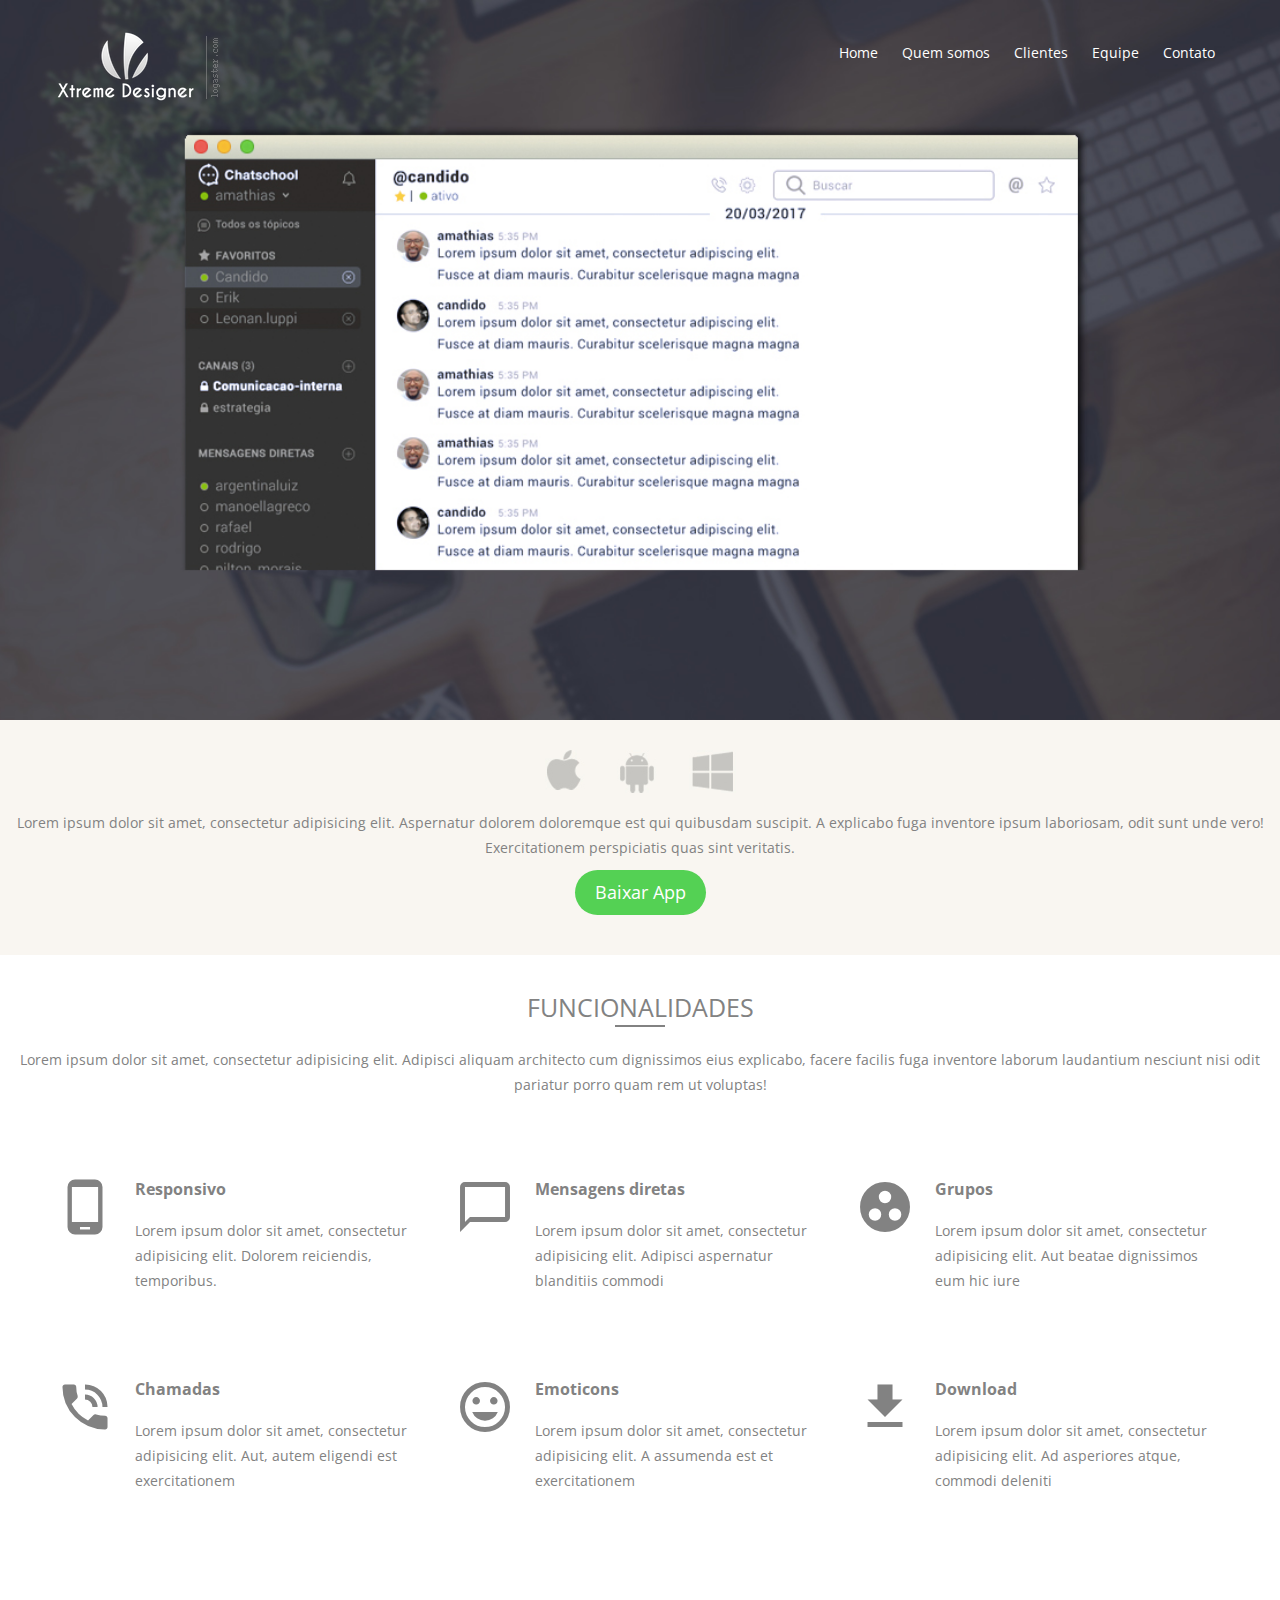
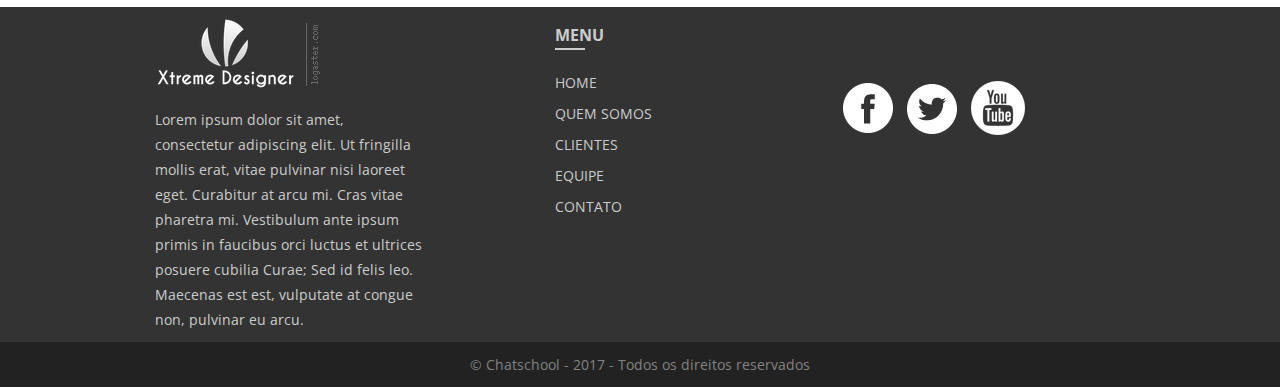
<file: produto.html>
<!doctype html>
<html lang="pt-br">
<head>
    <meta charset="UTF-8">
    <meta http-equiv="X-UA-Compatible" content="IE=edge">
    <meta name="viewport" content="width=device-width, initial-scale=1">
    <title>Produtos-Xtreme Designer</title>
    <link href="https://fonts.googleapis.com/css?family=Open+Sans" rel="stylesheet">
    <link href="https://fonts.googleapis.com/icon?family=Material+Icons" rel="stylesheet">
    <link href="css/pages/produto.css" rel="stylesheet">
</head>
<body>
<header id="header" class="page-produto">
    <div class="container">
        <div class="row">
            <div class="col col-desktop-3 col-6">
                <a href="/">
                    <img src="images/logo.png" alt="Logo da Chatschool">
                </a>
            </div>
            <div class="col col-desktop-9 col-6">
                <nav>
                    <ul>
                        <li><a href="index.html">Home</a></li>
                        <li><a href="quem-somos.html">Quem somos</a></li>
                        <li><a href="clientes.html">Clientes</a></li>
                        <li><a href="equipe.html">Equipe</a></li>
                        <li><a href="contato.html">Contato</a></li>
                    </ul>
                </nav>
            </div>
        </div>
    </div>
</header>
<main>
    <section class="section section-center" id="download">
        <img src="images/produto_download.jpg" alt="">
        <p>Lorem ipsum dolor sit amet, consectetur adipisicing elit. Aspernatur dolorem doloremque est qui quibusdam suscipit. A explicabo fuga inventore ipsum laboriosam, odit sunt unde vero! Exercitationem perspiciatis quas sint veritatis.</p>
        <p><a href="" class="btn">Baixar App</a></p>
    </section>
    <section class="section section-center" id="funcionalidades">

        <h2>Funcionalidades</h2>

        <p class="subtitle">Lorem ipsum dolor sit amet, consectetur adipisicing elit. Adipisci aliquam architecto cum dignissimos eius explicabo, facere facilis fuga inventore laborum laudantium nesciunt nisi odit pariatur porro quam rem ut voluptas!</p>

        <div class="container text-left">
            <div class="row">
                <div class="col col-desktop-4">
                    <i class="material-icons">phone_android</i>
                    <h3>Responsivo</h3>
                    <p>Lorem ipsum dolor sit amet, consectetur adipisicing elit. Dolorem reiciendis, temporibus.</p>
                </div>
                <div class="col col-desktop-4">
                    <i class="material-icons">chat_bubble_outline</i>
                    <h3>Mensagens diretas</h3>
                    <p>Lorem ipsum dolor sit amet, consectetur adipisicing elit. Adipisci aspernatur blanditiis commodi</p>
                </div>
                <div class="col col-desktop-4">
                    <i class="material-icons">group_work</i>
                    <h3>Grupos</h3>
                    <p>Lorem ipsum dolor sit amet, consectetur adipisicing elit. Aut beatae dignissimos eum hic iure</p>
                </div>
            </div>
            <div class="row">
                <div class="col col-desktop-4">
                    <i class="material-icons">phone_in_talk</i>
                    <h3>Chamadas</h3>
                    <p>Lorem ipsum dolor sit amet, consectetur adipisicing elit. Aut, autem eligendi est exercitationem</p>
                </div>
                <div class="col col-desktop-4">
                    <i class="material-icons">insert_emoticon</i>
                    <h3>Emoticons</h3>
                    <p>Lorem ipsum dolor sit amet, consectetur adipisicing elit. A assumenda est et exercitationem</p>
                </div>
                <div class="col col-desktop-4">
                    <i class="material-icons">file_download</i>
                    <h3>Download</h3>
                    <p>Lorem ipsum dolor sit amet, consectetur adipisicing elit. Ad asperiores atque, commodi deleniti</p>
                </div>
            </div>
        </div>
    </section>
</main>
<footer id="footer">
    <div class="container">
        <div class="row">
            <div class="col col-offset-desktop-1 col-desktop-3">
                <p><a href=""><img src="images/logo.png" alt="Logo da Chatschool"></a></p>
                <p>Lorem ipsum dolor sit amet, consectetur adipiscing elit. Ut fringilla mollis erat, vitae pulvinar nisi laoreet eget. Curabitur at arcu mi. Cras vitae pharetra mi. Vestibulum ante ipsum primis in faucibus orci luctus et ultrices posuere cubilia Curae; Sed id felis leo. Maecenas est est, vulputate at congue non, pulvinar eu arcu.</p>
            </div>
            <div class="col col-offset-desktop-1 col-desktop-2 col-2">
                <h3>Menu</h3>
                <nav>
                    <ul>
                        <li><a href="/">Home</a></li>
                        <li><a href="quem-somos.html">Quem somos</a></li>
                        <li><a href="clientes.html">Clientes</a></li>
                        <li><a href="equipe.html">Equipe</a></li>
                        <li><a href="contato.html">Contato</a></li>
                    </ul>
                </nav>
            </div>
            <div class="col col-desktop-3 social col-4">
                <a href=""><img src="images/social-facebook.png" alt=""></a>
                <a href=""><img src="images/social-twitter.png" alt=""></a>
                <a href=""><img src="images/social-youtube.png" alt=""></a>
            </div>
        </div>
    </div>
</footer>

<div id="copyright">
    &copy; Chatschool - 2017 - Todos os direitos reservados
</div>
</body>
</html>
</file>
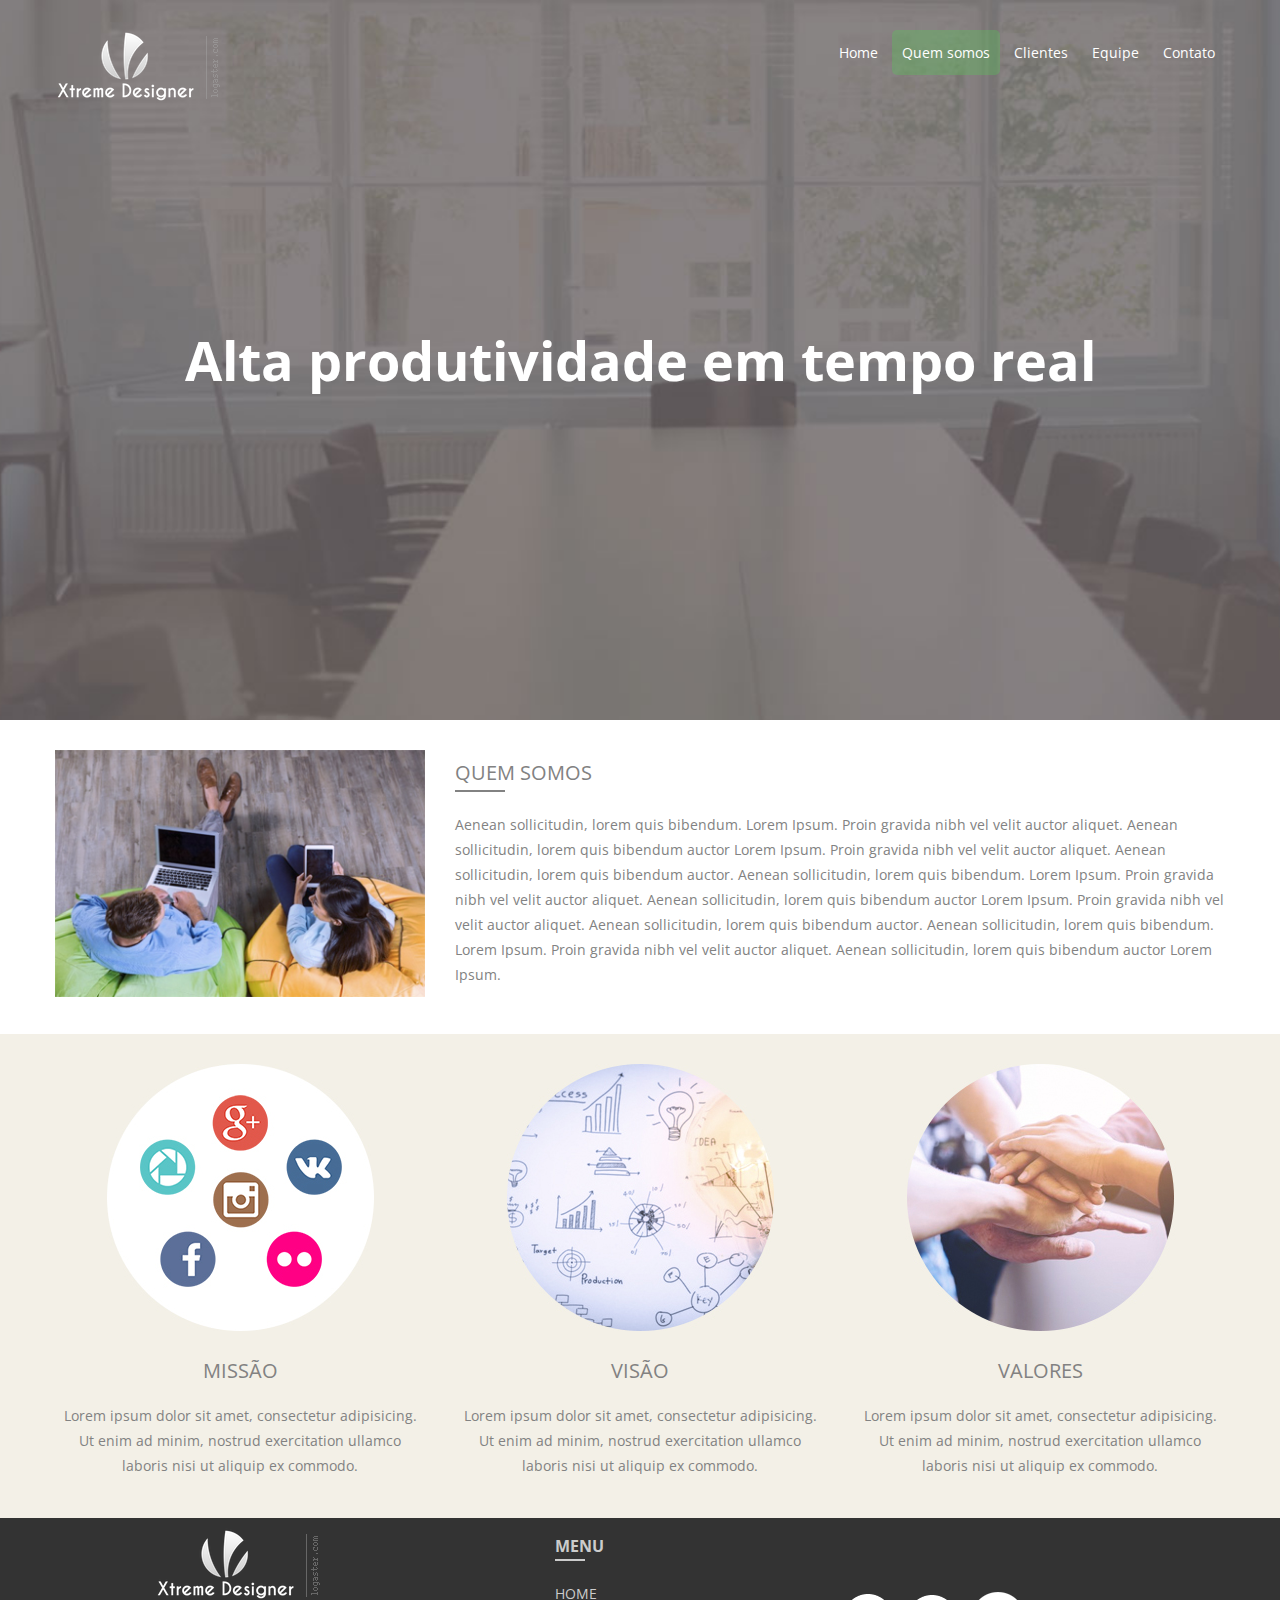
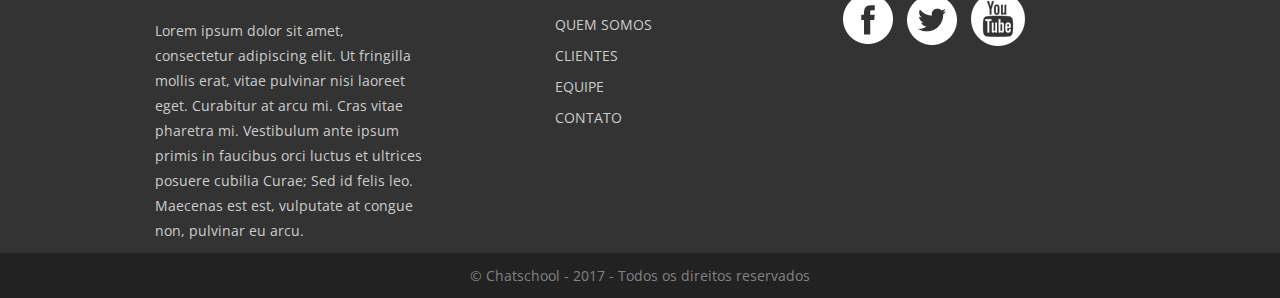
<file: quem-somos.html>
<!doctype html>
<html lang="pt-br">
<head>
    <meta charset="UTF-8">
    <meta http-equiv="X-UA-Compatible" content="IE=edge">
    <meta name="viewport" content="width=device-width, initial-scale=1">
    <title>Quem somos - Xtreme Designer</title>
    <link href="https://fonts.googleapis.com/css?family=Open+Sans" rel="stylesheet">
    <link href="https://fonts.googleapis.com/icon?family=Material+Icons" rel="stylesheet">
    <link href="css/pages/quem-somos.css" rel="stylesheet">
</head>
<body>
<header id="header" class="page-quem-somos">
    <div class="container">
        <div class="row">
            <div class="col col-desktop-3 col-6">
                <a href="index.html">
                    <img src="images/logo.png" alt="Logo da Chatschool">
                </a>
            </div>
            <div class="col col-desktop-9 col-6">
                <nav>
                    <ul>
                        <li><a href="index.html">Home</a></li>
                        <li><a href="quem-somos.html" class="active">Quem somos</a></li>
                        <li><a href="clientes.html">Clientes</a></li>
                        <li><a href="equipe.html">Equipe</a></li>
                        <li><a href="contato.html">Contato</a></li>
                    </ul>
                </nav>
            </div>
        </div>
        <div class="row">
            <div class="col col-desktop-12 title">
                <h1>Alta produtividade em tempo real</h1>
            </div>
        </div>
    </div>
</header>
<main>
    <section class="section" id="intro">
        <div class="container">
            <div class="row">
                <div id="img-box" class="col col-desktop-4 col-6">
                    <img src="images/quem-somos/quem-somos_01.jpg" alt="">
                </div>
                <div class="col col-desktop-8">
                    <h2>Quem somos</h2>
                    <p>Aenean sollicitudin, lorem quis bibendum. Lorem Ipsum. Proin gravida nibh vel velit auctor aliquet. Aenean sollicitudin, lorem quis bibendum auctor Lorem Ipsum. Proin gravida nibh vel velit auctor aliquet. Aenean sollicitudin, lorem quis bibendum auctor. Aenean sollicitudin, lorem quis bibendum. Lorem Ipsum. Proin gravida nibh vel velit auctor aliquet. Aenean sollicitudin, lorem quis bibendum auctor Lorem Ipsum. Proin gravida nibh vel velit auctor aliquet. Aenean sollicitudin, lorem quis bibendum auctor. Aenean sollicitudin, lorem quis bibendum. Lorem Ipsum. Proin gravida nibh vel velit auctor aliquet. Aenean sollicitudin, lorem quis bibendum auctor Lorem Ipsum.</p>
                </div>
            </div>
        </div>
    </section>
    <section class="section section-center" id="valores">
        <div class="container">
            <div class="row">
                <div class="col col-desktop-4">
                    <img src="images/quem-somos/quem-somos_02.jpg" alt="">
                    <h2>Missão</h2>
                    <p>Lorem ipsum dolor sit amet, consectetur adipisicing. Ut enim ad minim, nostrud exercitation ullamco laboris nisi ut aliquip ex commodo.</p>
                </div>
                <div class="col col-desktop-4">
                    <img src="images/quem-somos/quem-somos_03.jpg" alt="">
                    <h2>Visão</h2>
                    <p>Lorem ipsum dolor sit amet, consectetur adipisicing. Ut enim ad minim, nostrud exercitation ullamco laboris nisi ut aliquip ex commodo.</p>
                </div>
                <div class="col col-desktop-4">
                    <img src="images/quem-somos/quem-somos_04.jpg" alt="">
                    <h2>Valores</h2>
                    <p>Lorem ipsum dolor sit amet, consectetur adipisicing. Ut enim ad minim, nostrud exercitation ullamco laboris nisi ut aliquip ex commodo.</p>
                </div>
            </div>
        </div>
    </section>
</main>
<footer id="footer">
    <div class="container">
        <div class="row">
            <div class="col col-offset-desktop-1 col-desktop-3">
                <p><a href=""><img src="images/logo.png" alt="Logo da Chatschool"></a></p>
                <p>Lorem ipsum dolor sit amet, consectetur adipiscing elit. Ut fringilla mollis erat, vitae pulvinar nisi laoreet eget. Curabitur at arcu mi. Cras vitae pharetra mi. Vestibulum ante ipsum primis in faucibus orci luctus et ultrices posuere cubilia Curae; Sed id felis leo. Maecenas est est, vulputate at congue non, pulvinar eu arcu.</p>
            </div>
            <div class="col col-offset-desktop-1 col-desktop-2 col-2">
                <h3>Menu</h3>
                <nav>
                    <ul>
                        <li><a href="/" class="active">Home</a></li>
                        <li><a href="quem-somos.html">Quem somos</a></li>
                        <li><a href="clientes.html">Clientes</a></li>
                        <li><a href="equipe.html">Equipe</a></li>
                        <li><a href="contato.html">Contato</a></li>
                    </ul>
                </nav>
            </div>
            <div class="col col-desktop-3 social col-4">
                <a href=""><img src="images/social-facebook.png" alt=""></a>
                <a href=""><img src="images/social-twitter.png" alt=""></a>
                <a href=""><img src="images/social-youtube.png" alt=""></a>
            </div>
        </div>
    </div>
</footer>

<div id="copyright">
    &copy; Chatschool - 2017 - Todos os direitos reservados
</div>
</body>
</html>
</file>
<file: css/pages/home.css>
@import "../styles.css";


#header.page-home{
    background-image: url("../../images/background-header.jpg");
}

#customers{
    background-color: rgb(242, 242, 242);
}

#customers .btn{
    margin-top: 80px;
    background-color: rgb(220, 220, 220);
    color: rgb(130, 130, 130);
}
#customers .btn:hover{
    margin-top: 80px;
    background-color: rgb(130, 130, 130);
    color: rgb(220, 220, 220);
}


#customers .btn .material-icons {
    vertical-align: middle;
    font-size: 16px;
}

#customers .container{
    max-width: 1000px;

}

#team{
    background-color: rgb(84, 209, 84);
    color: white;
}

#team h2:after{

    background-color: rgb(255, 255, 255);

}


#team .img-box-round{
    width: 120px;
    height: 120px;
}
</file>
<file: bootstrap/css/styles.css>
@import "../../css/icons.css";
html, body, .box-100-height {
    height: 100%;
}


#sidenav {
    background-color: #333333;
    color: #888;
    padding-right: 0;
    overflow-y: auto;
}

#sidenav a {
    color: #888;
}

#sidenav .navbar {
    margin-left: -15px;
}

#sidenav .nav-header {
    padding: 10px 15px;
    font-weight: bold;
    margin-top: 20px;
}

#sidenav .nav-pills{
    margin-bottom: 20px;
}

#sidenav .nav-pills>li>a {
    border-radius: 0;
    padding: 5px 15px;
}

#sidenav .nav-pills>li.active>a {
    background-color: transparent;
    color: #fff;
    font-weight: bold;
}
#sidenav .nav-pills>li>a:hover, #sidenav .nav-pills>li>a:focus {
    background-color: #222222;
}


#sidenav .nav>li>a:before,  #chat-title a.status:before{
    content: '';
    display: inline-block;
    border: 1px solid #888888;
    width: 7px;
    height: 7px;
    vertical-align: middle;
    margin-right: 7px;
    border-radius: 100%;
}

#sidenav .nav>li.online>a:before, #chat-title a.status:before{
    background-color: #2ecc71;
}

#sidenav .nav>li>a.action:before{
    display: none;
}
#sidenav .nav>li{
    position: relative;
}

#sidenav .nav>li>a.action{
    display: none;
    position: absolute;
    top: 5px;
    right: 5px;
    z-index: 99;
    font-weight: bold;
    border: 2px solid #888;
    border-radius: 100%;
    color: #888;
    padding:0 5px;
    font-size: 12px;
    text-align: center;
    height: 20px;
    line-height: 16px;
}

#sidenav .nav>li.no-status>a:before{
    display: none;
}

#sidenav .nav>li:hover>a.action{
    display: block;
}
#me li a{
    padding-top: 5px;
    padding-bottom: 5px;
}

#content{
    overflow-y: auto;
    overflow-x: hidden;
    padding: 0;
}
#content .navbar-nav>li>a {
    padding-top: 30px;
    padding-bottom: 30px;
}
#content .navbar-nav>li>.navbar-form {
    padding-top: 15px;
    padding-bottom: 15px;
}
#chat-title {
    position: relative;
    height: 80px;
}

#chat-title li {
    position: absolute;
    top: 50%;
    left: 0;
    transform: translate(0, -50%);
    display: block;
}
#chat-title li>span{
    white-space: nowrap;
}
#chat-title .title{
    display: block;
    font-weight: bold;
}
#chat-title li a{
    color: #333;
}

#chat-title li a.favorite span{
    color: #fed136;
    vertical-align: middle;

}

#content h5{
    font-weight: bold;
}
#content .datetime-separator {
    position: relative;
    text-align: center;
}
#content .datetime-separator h5 {
    display: inline-block;
    background-color: #fff;
    padding: 0 20px;
}

#content .datetime-separator:before {
    content: '';;
    display: block;
    width: 100%;
    border-bottom: 1px solid #cccccc;
    position: absolute;
    top: 50%;
    z-index: -1;
}


.img-box-round img{
    width: 80px;
    height: 80px;

}

@media (max-width: 990px) {
    #me{
        padding-left: 48px;
        margin-left: 0;
        position: relative;
        left: -49px;
    }

}
@media (min-width: 1720px) {
    #me{
        padding-left: 48px;
        margin-left: 0;
        position: relative;
        left: -49px;
    }

}
</file>
<file: css/pages/clientes.css>
@import "../styles.css";


#header.page-clientes{
    background-image: url("../../images/background-clientes.jpg");
}
</file>
<file: css/pages/contato.css>
@import "../form.css";
@import "../styles.css";


#header.page-contato{
    background-image: url("../../images/background-contato.jpg");
}

main{
    background-color: rgb(243, 240, 231);
}
form{
    margin-top: 50px;
}

.btn{
    border-radius: 0;
    padding: 20px 60px;
    font-size: 18px;
    border: 1px solid black;
}
</file>
<file: css/pages/equipe.css>
@import "../styles.css";


#header.page-equipe{
    background-image: url("../../images/background-equipe.jpg");
}

#team{
    background-color: #f3f0e7;
}


#team .img-box-round{
    width: 120px;
    height: 120px;
    border: 2px solid rgb(84, 209, 84);
}

#team .img-box-label:before{

    display: none;

}
#team .row:first-child{
    margin-bottom: 40px;
}

.team-member .description {
    background-color: rgba(0, 0, 0, 0.7);
    border: 5px solid rgba(0, 0, 0, 0.3);
    color: white;
    padding: 20px;
    margin-bottom: 30px;
}

@media (min-width: 992px) {
    .team-member {
        position: relative;
    }

    .team-member:hover .description {
        display: block;
    }

    .team-member .description {
        display: none;
        position: absolute;
        top: 50%;
        left: 50%;
        z-index: 99;
        width: 400px;
    }

    .team-member:nth-child(4) .description, .team-member:nth-child(5) .description {
        left: auto;
        right: 50%;
    }
}
</file>
<file: css/pages/produto.css>
@import "../styles.css";


#header.page-produto{
    background-image: url("../../images/background-produto.jpg");
}

#download{
    background-color: #f9f6f1;
}

#download .btn{
    font-size: 18px;
}
#funcionalidades .material-icons{
    float: left;
    height: 200px;
    font-size: 60px;
    margin-right: 20px;
}

#funcionalidades h3{
    margin-top: 0;
}
</file>
<file: css/pages/quem-somos.css>
@import "../styles.css";


#header.page-quem-somos{
    background-image: url("../../images/background-quem-somos.jpg");
}

#intro h2,#valores h2{
    font-size: 20px;

}

#intro h2{
    text-align: left;
}
#intro h2:after{
    margin: 5px 0 0 0;
}

#valores{
    background-color: #f3f0e7;
}
#valores h2{
    margin-top: 20px;
}

#valores h2:after{
    display: none;
}

@media (max-width: 991px) {
    #img-box{
        text-align: center;
    }

}
#img-box img{
    max-width: 100%;
    height: auto;

}
</file>
